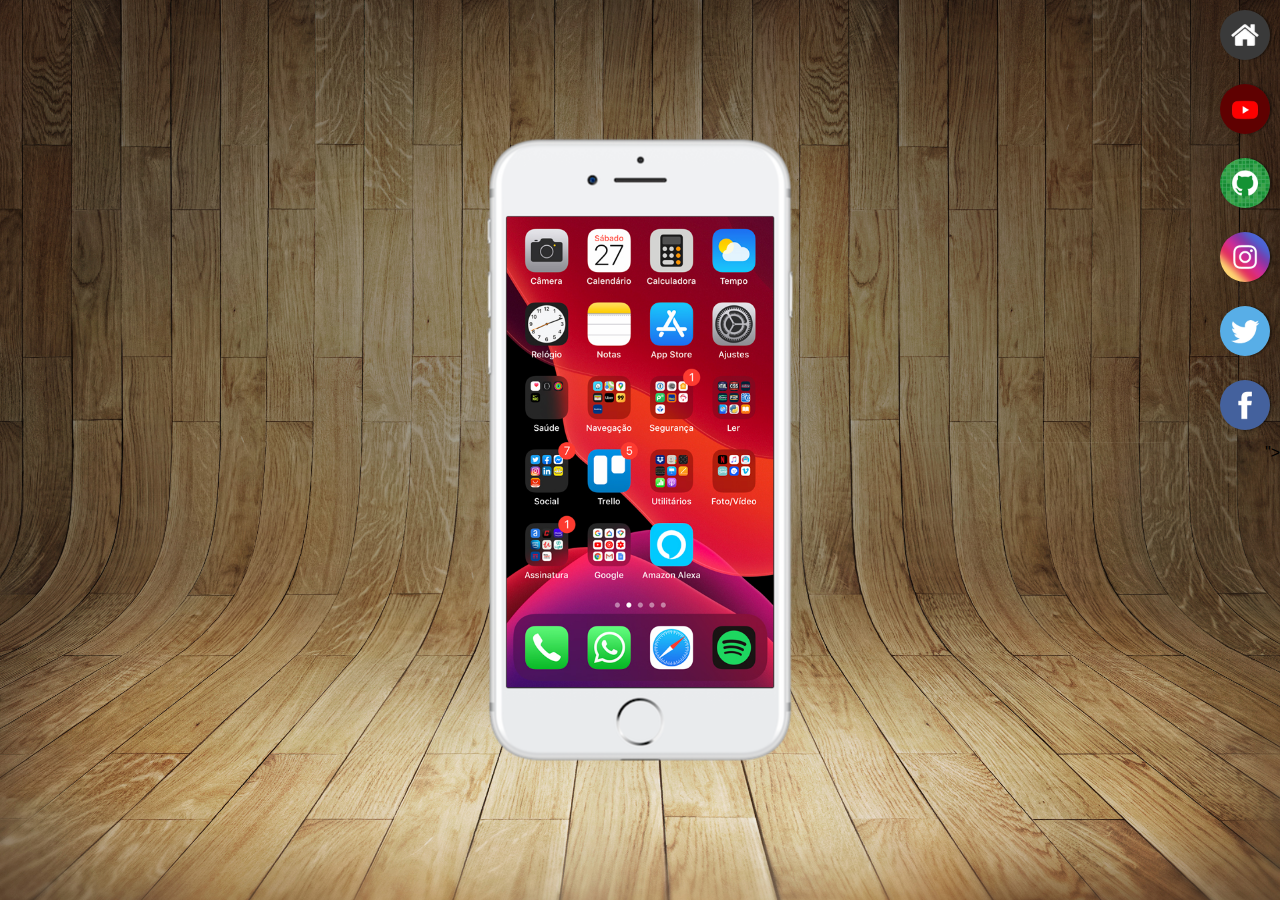
<file: index.html>
<!DOCTYPE html>
<html lang="pt-br">
<head>
    <meta charset="UTF-8">
    <meta http-equiv="X-UA-Compatible" content="IE=edge">
    <meta name="viewport" content="width=device-width, initial-scale=1.0">
    <link rel="shortcut icon" href="favicon.ico" type="image/x-icon">
    <link rel="stylesheet" href="estilos/style.css">
    <title>Projeto Redes Sociais</title>
</head>
<body>
    <main>
        <section id="telefone">
         <iframe src="home.html" name="tela" id="tela" frameborder="0">
            seu aparelho não é compatível com isso.
         </iframe>
        </section>
        <section id="redes">
            <a href="home.html" target="tela"> <img src="imagens/logo-home.jpg" alt="Home"></a> <br>
            <a href="youtube.html" target="tela"> <img src="imagens/logo-youtube.jpg" alt="YouTube"></a> <br>
            <a href="github.html" target="tela"><img src="imagens/logo-github.jpg" alt="GitHub"></a> <br>
            <a href="instagram.html" target="tela"> <img src="imagens/logo-instagram.jpg" alt="Instagra"></a> <br>
            <a href="twitter.html" target="tela"> <img src="imagens/logo-twitter.jpg" alt="Twitter"></a> <br>
            <a href="facebook.html" target="tela"><img src="imagens/logo-facebook.jpg" alt="Facebook"></a> <br>
"></a>
        </section>
    </main>
</body>
</html>
</file>
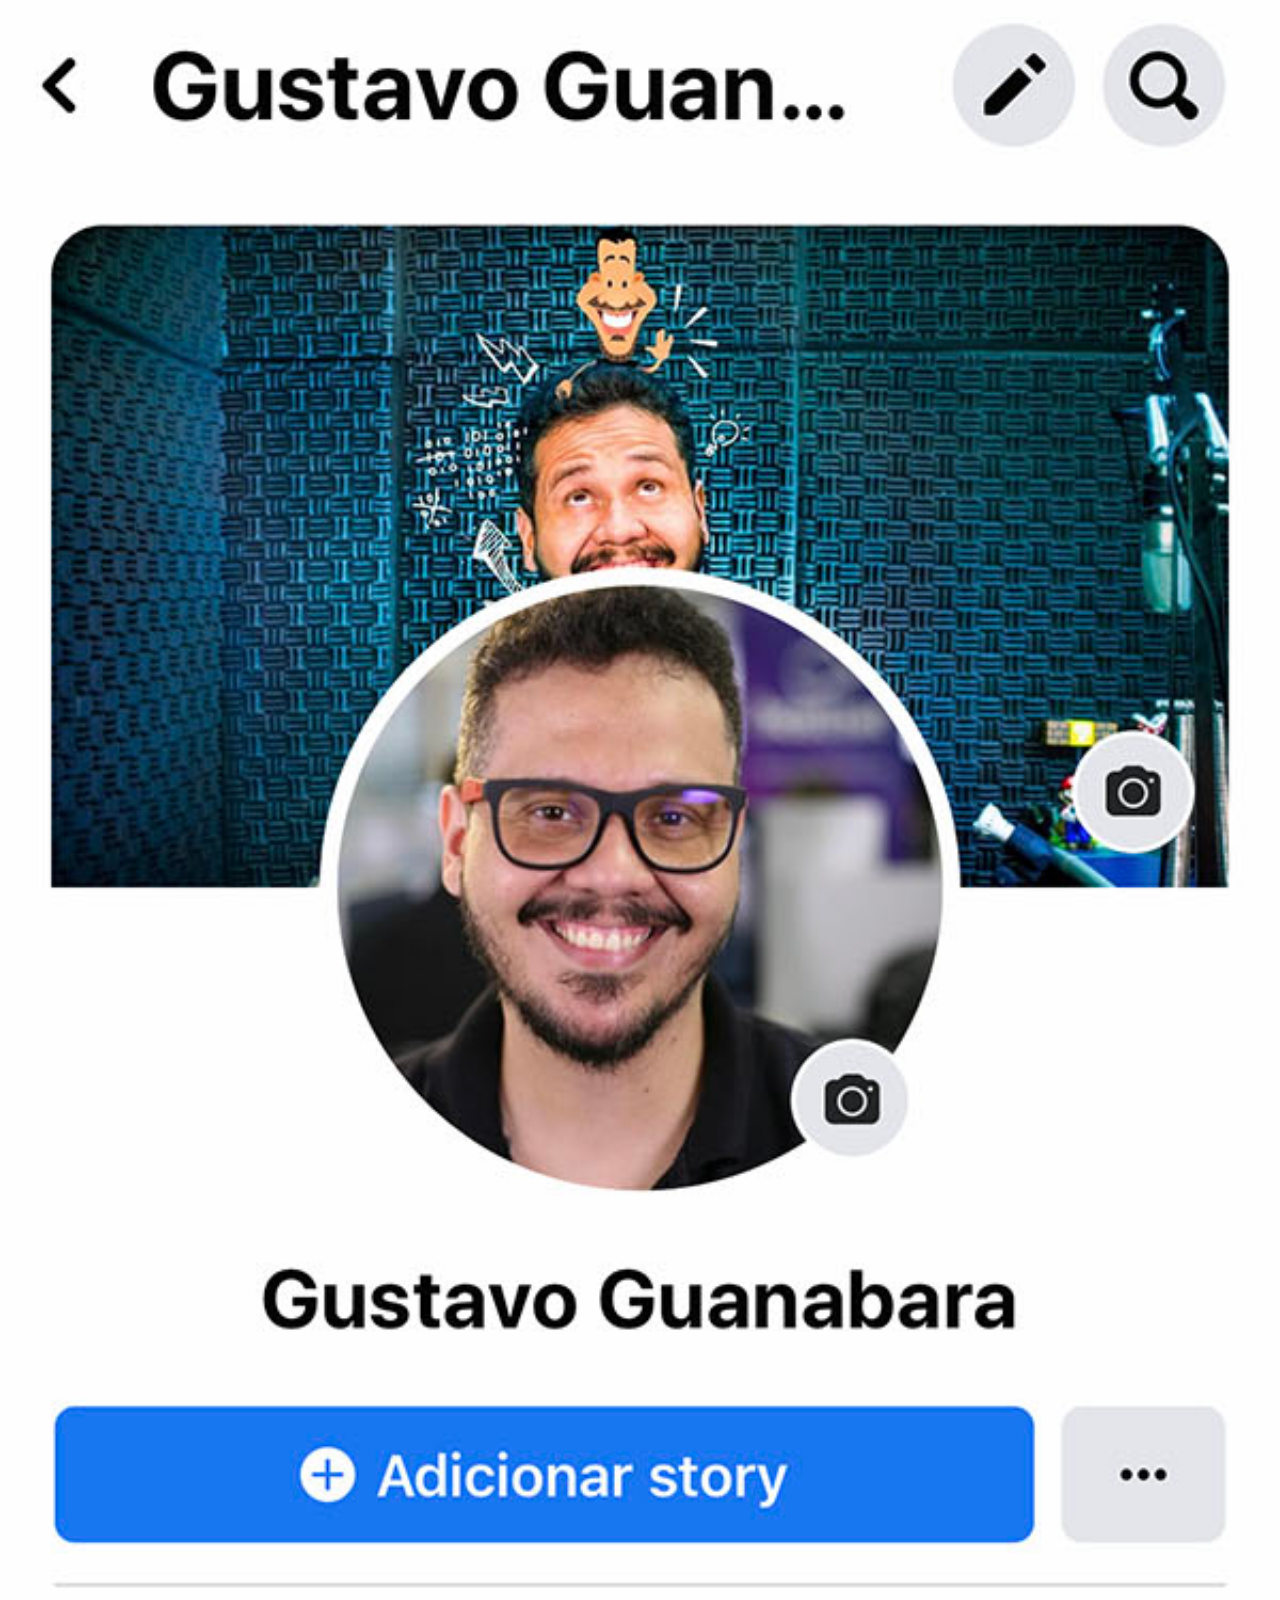
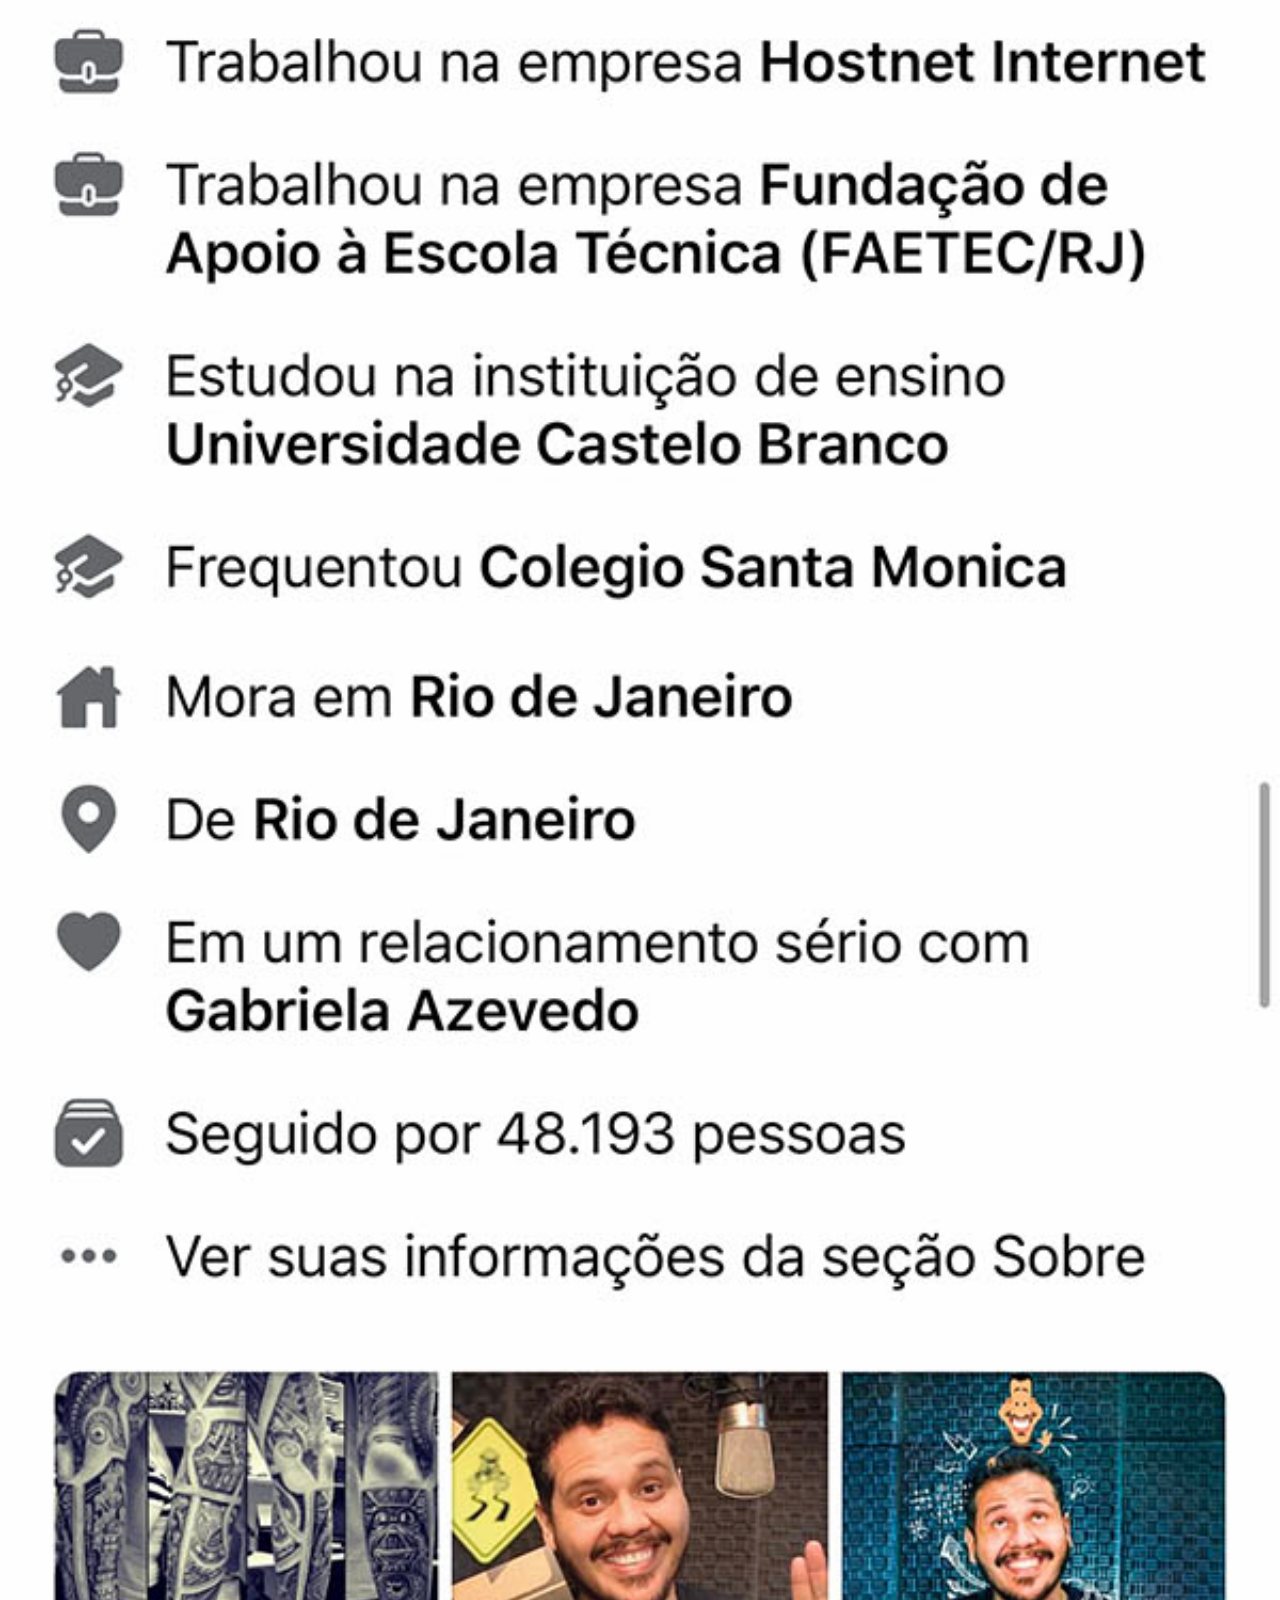
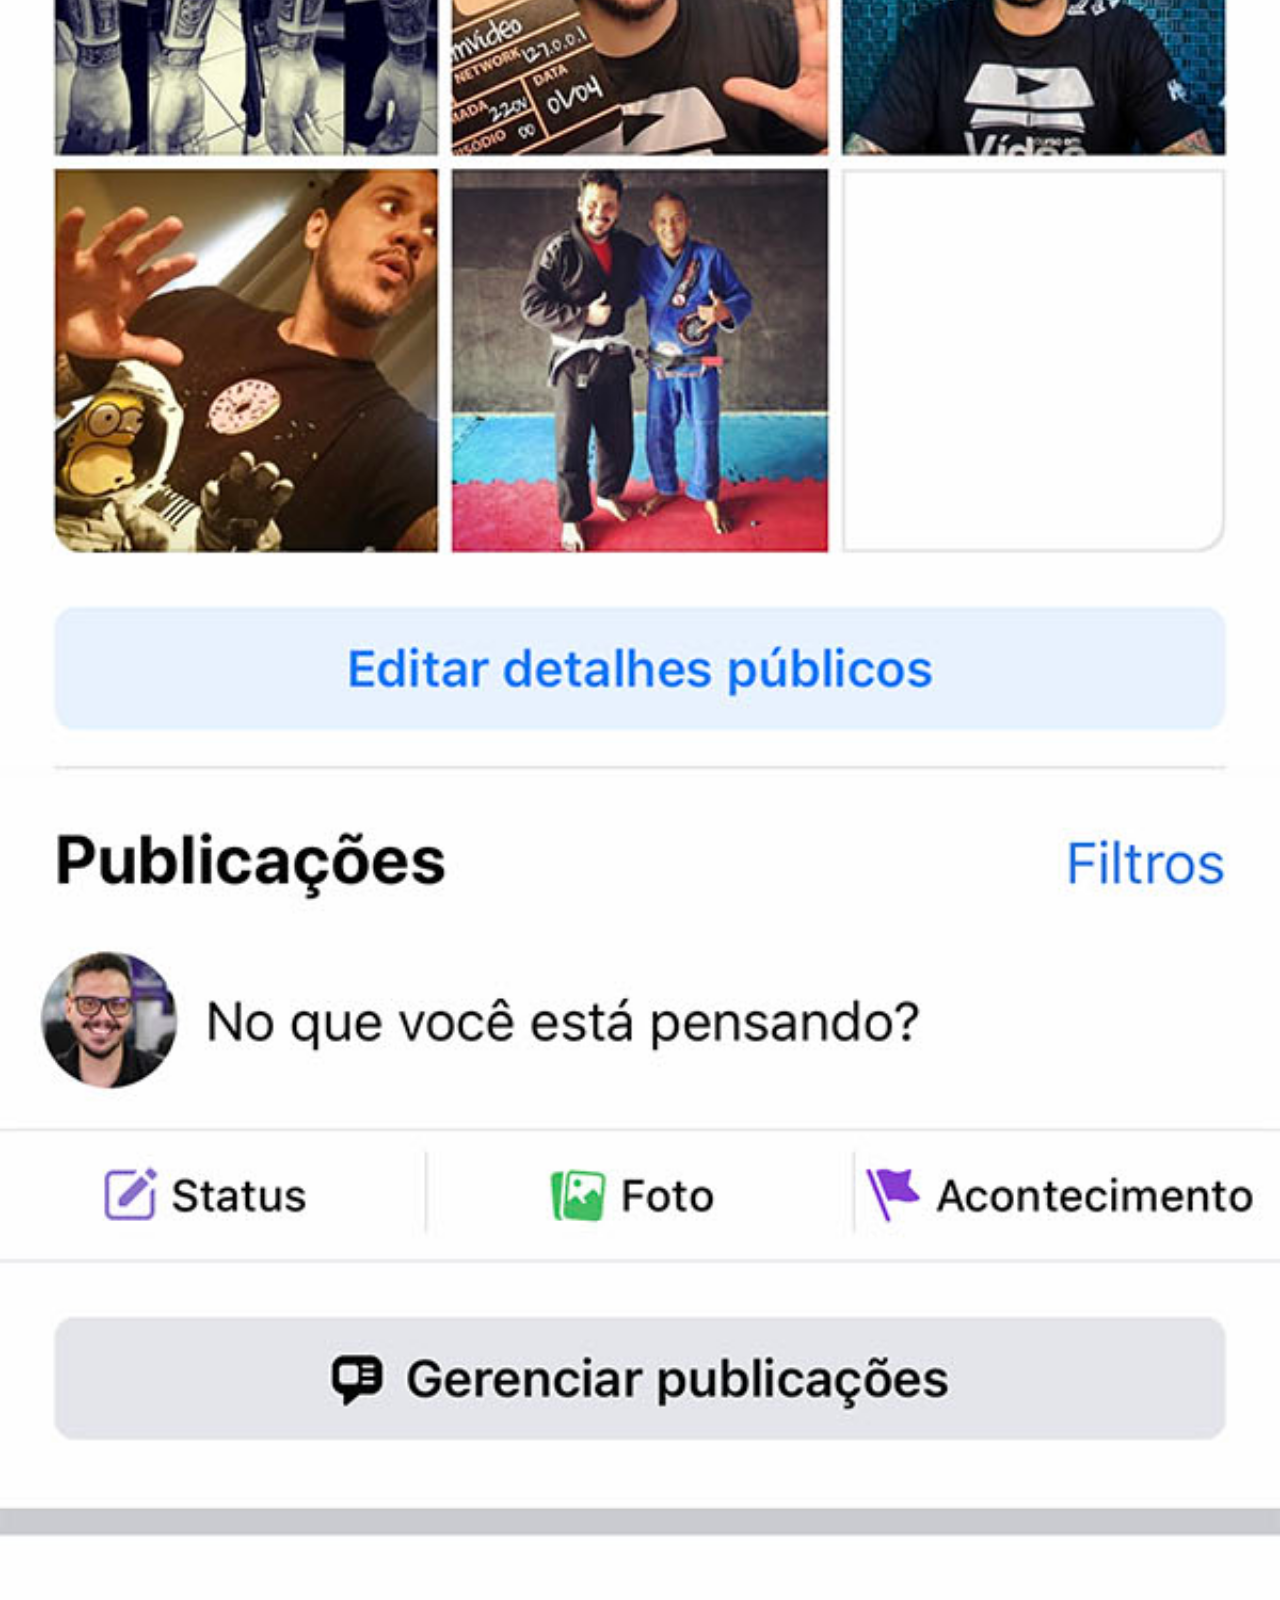
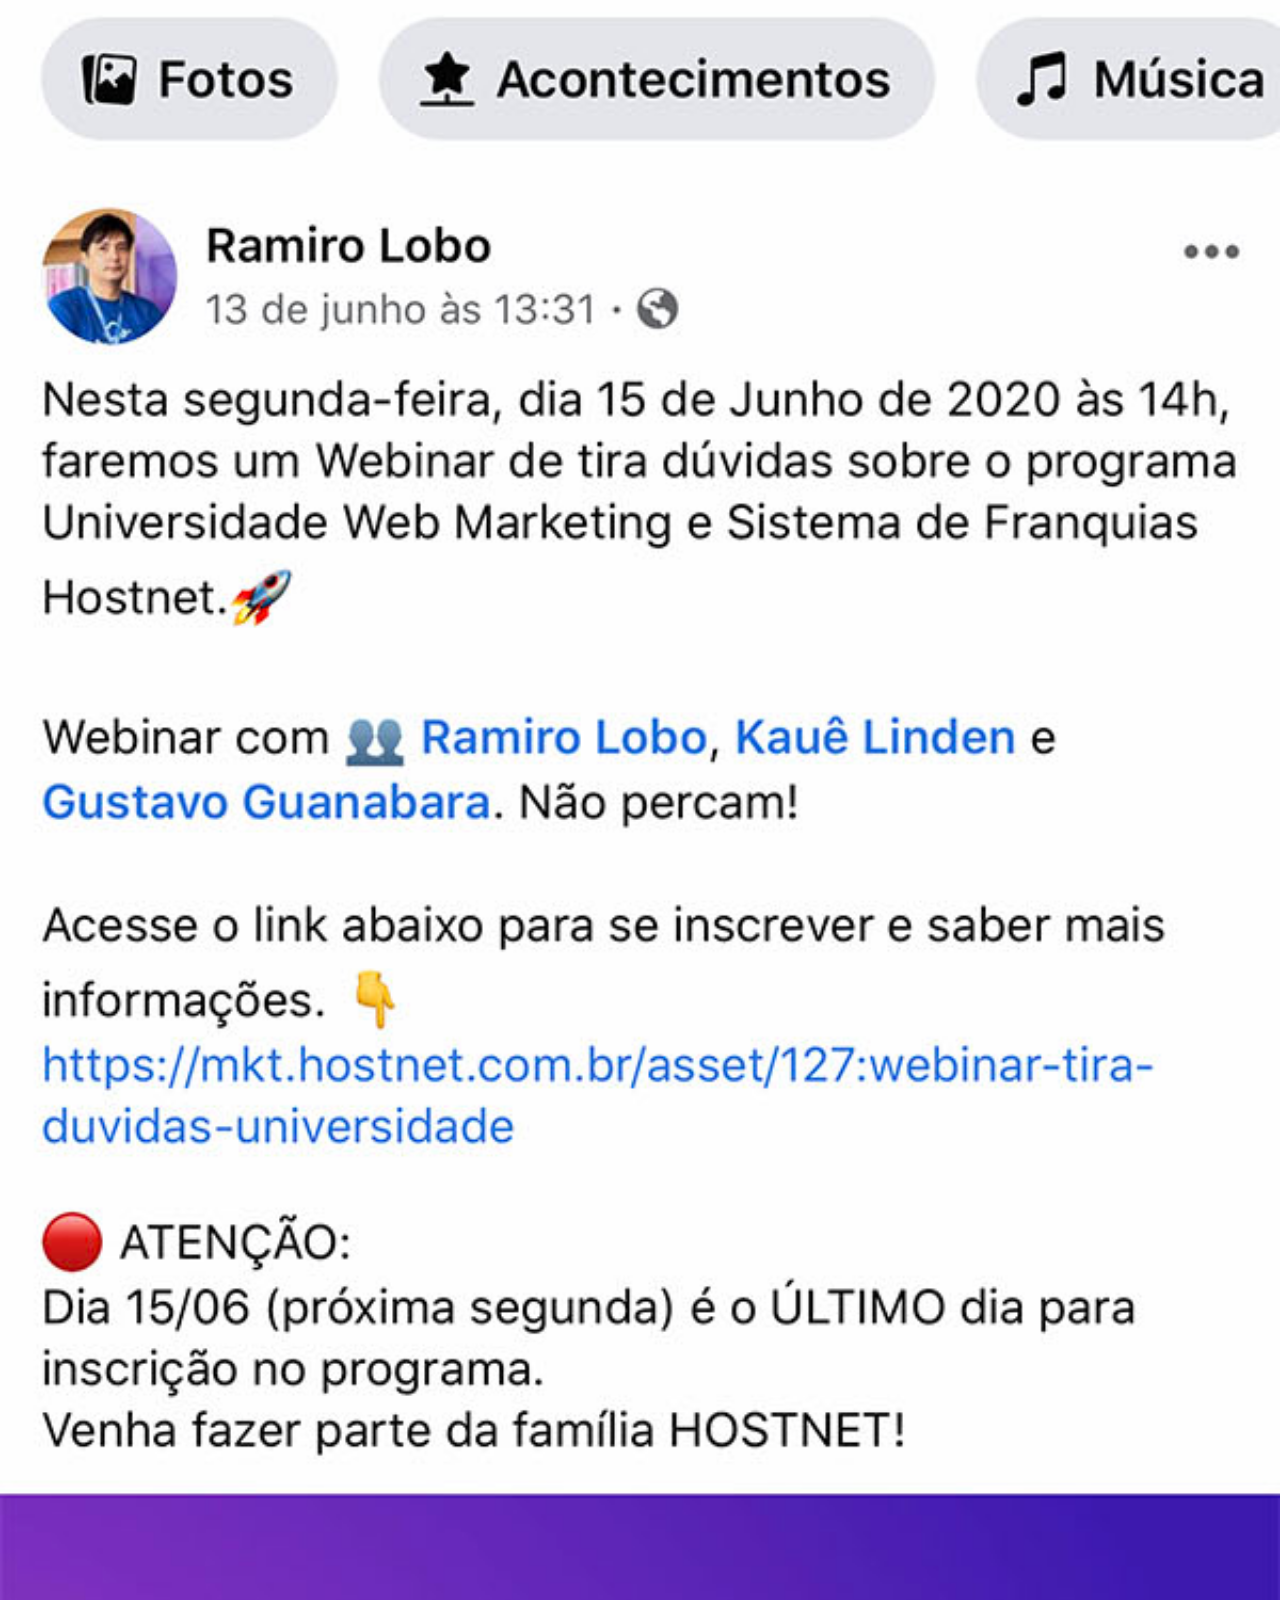
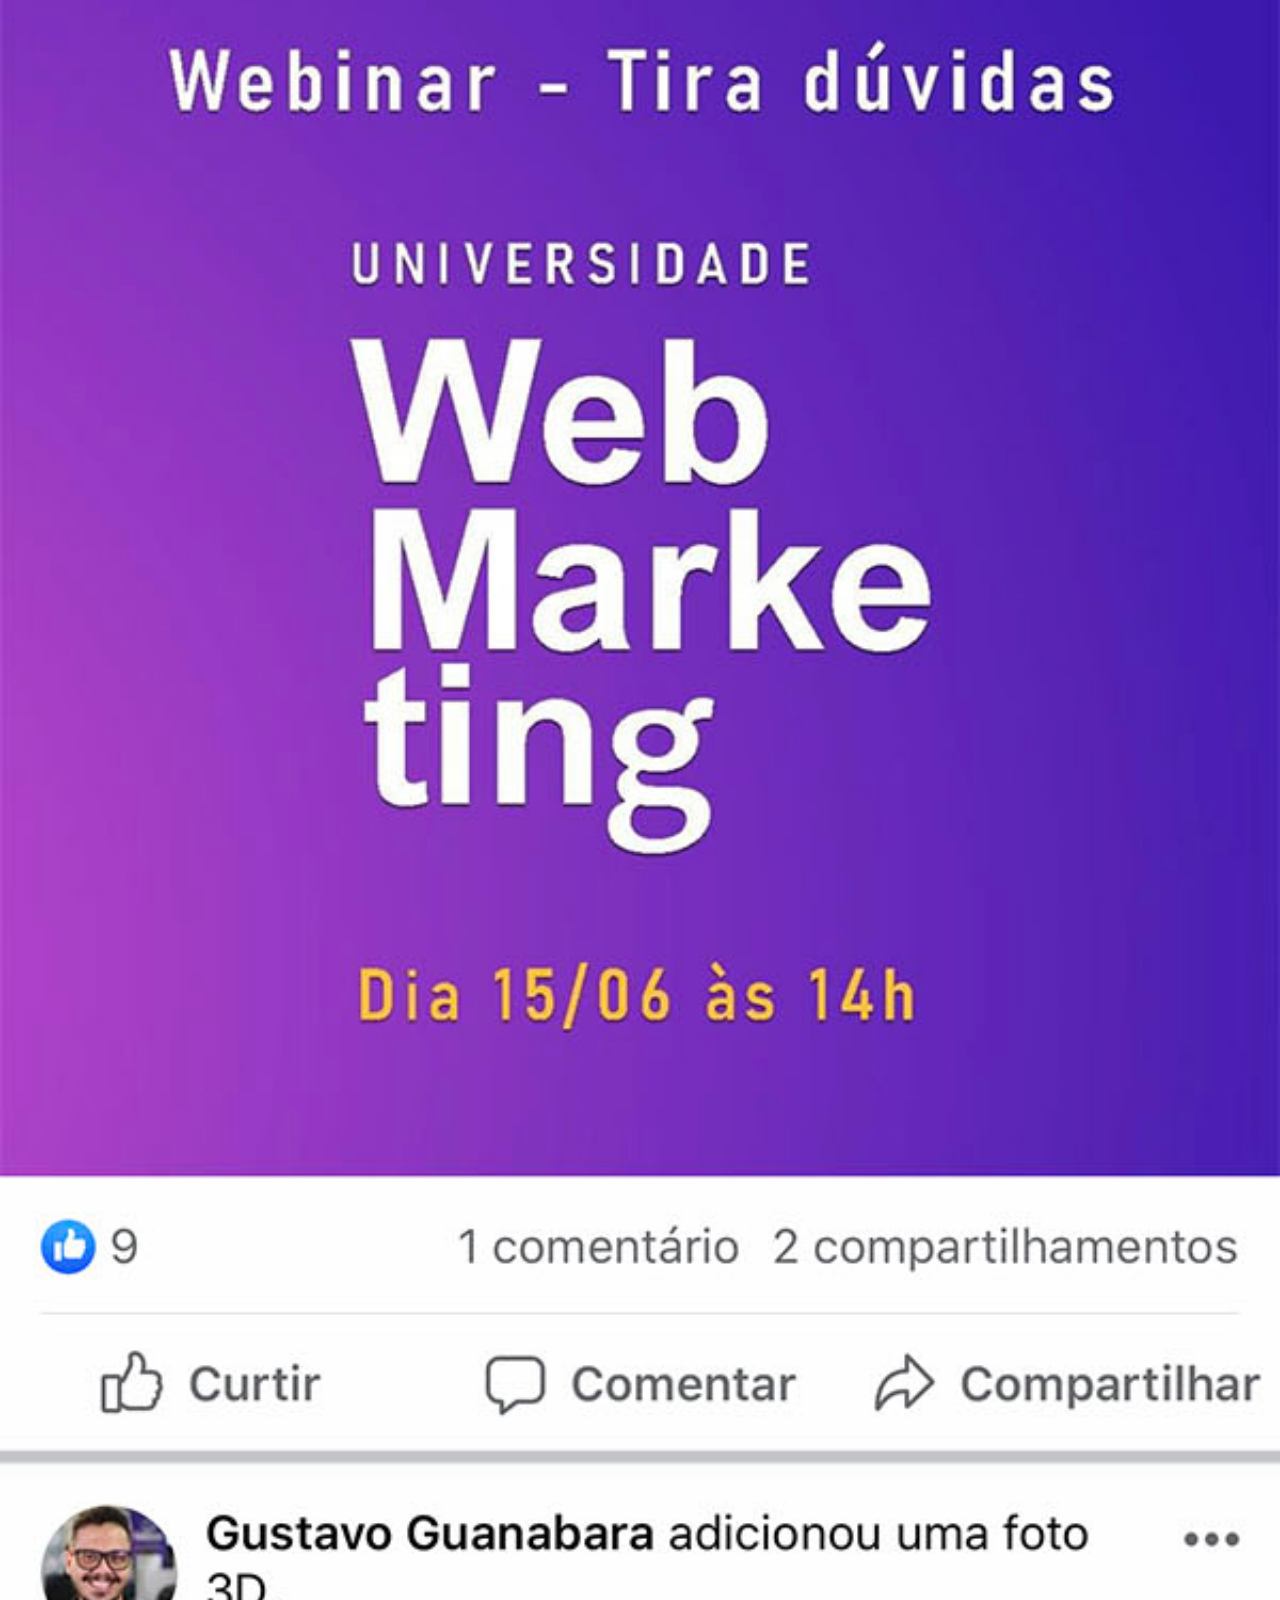
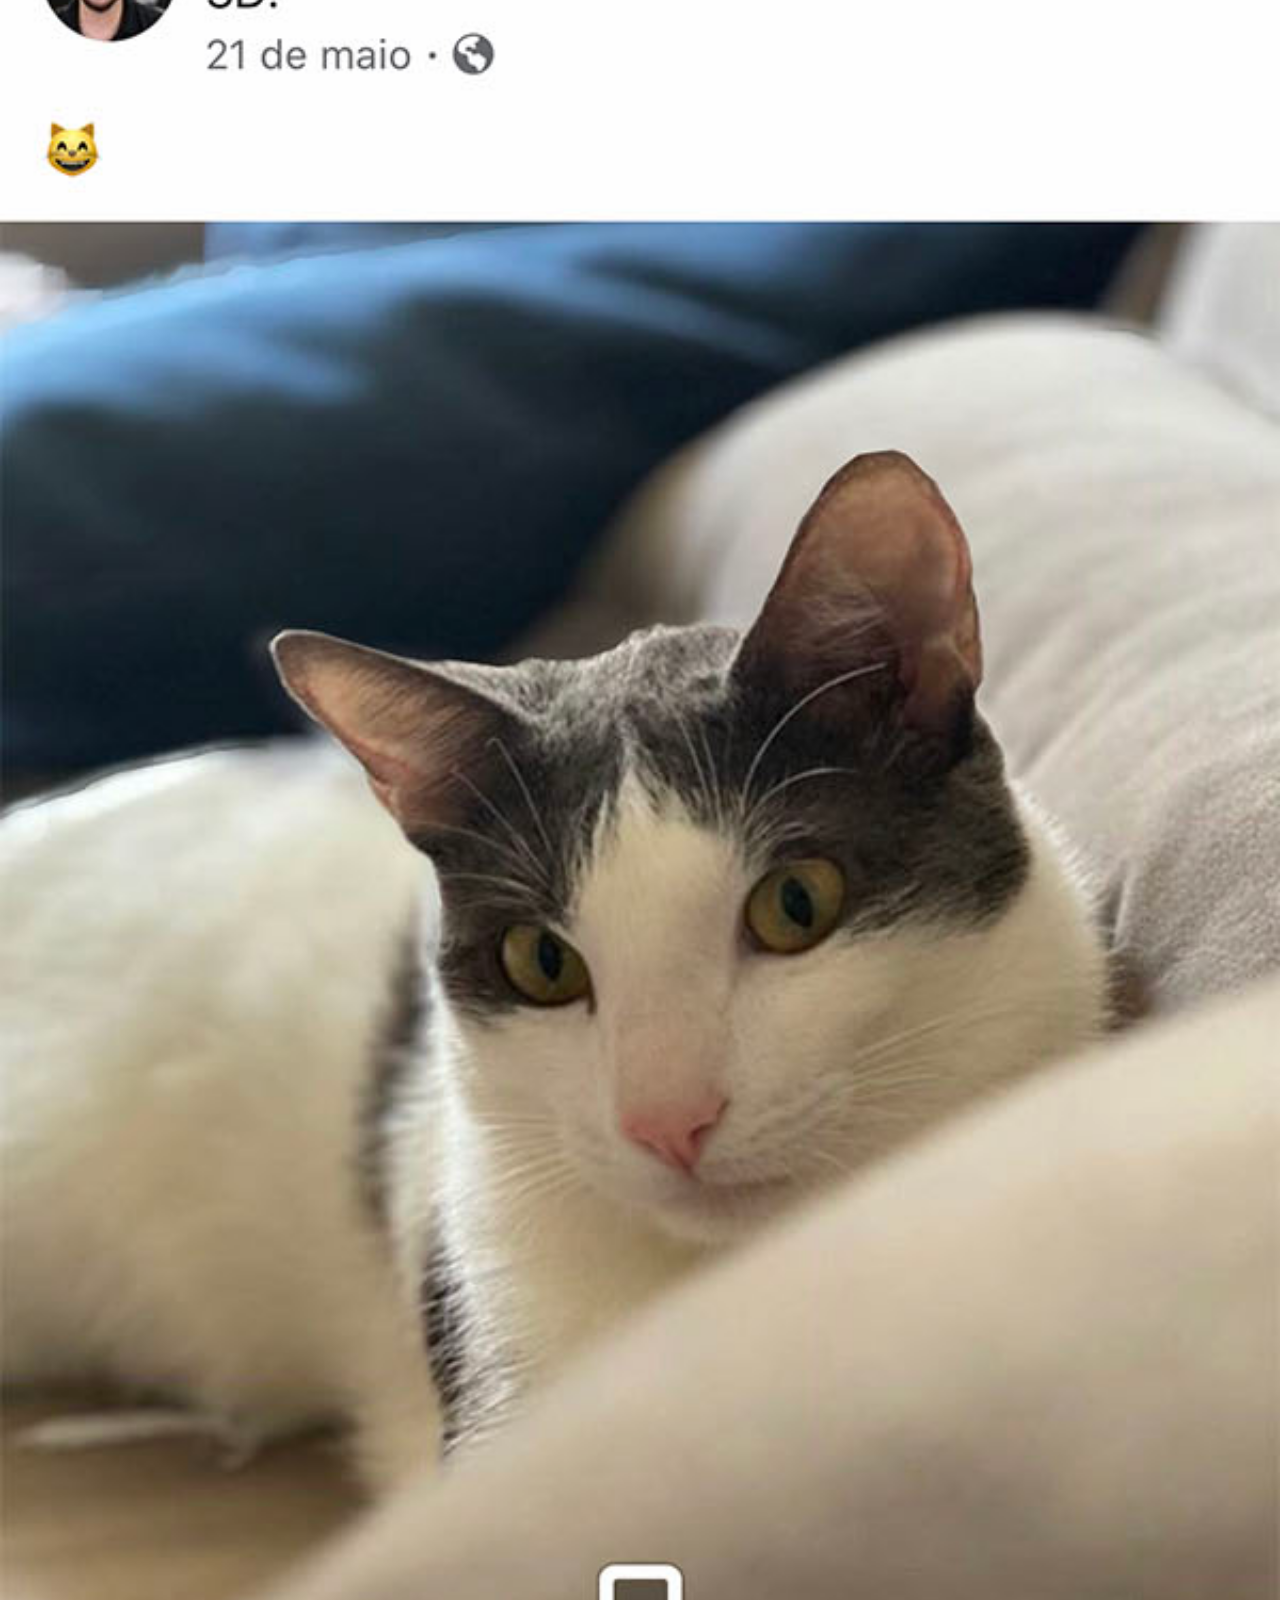
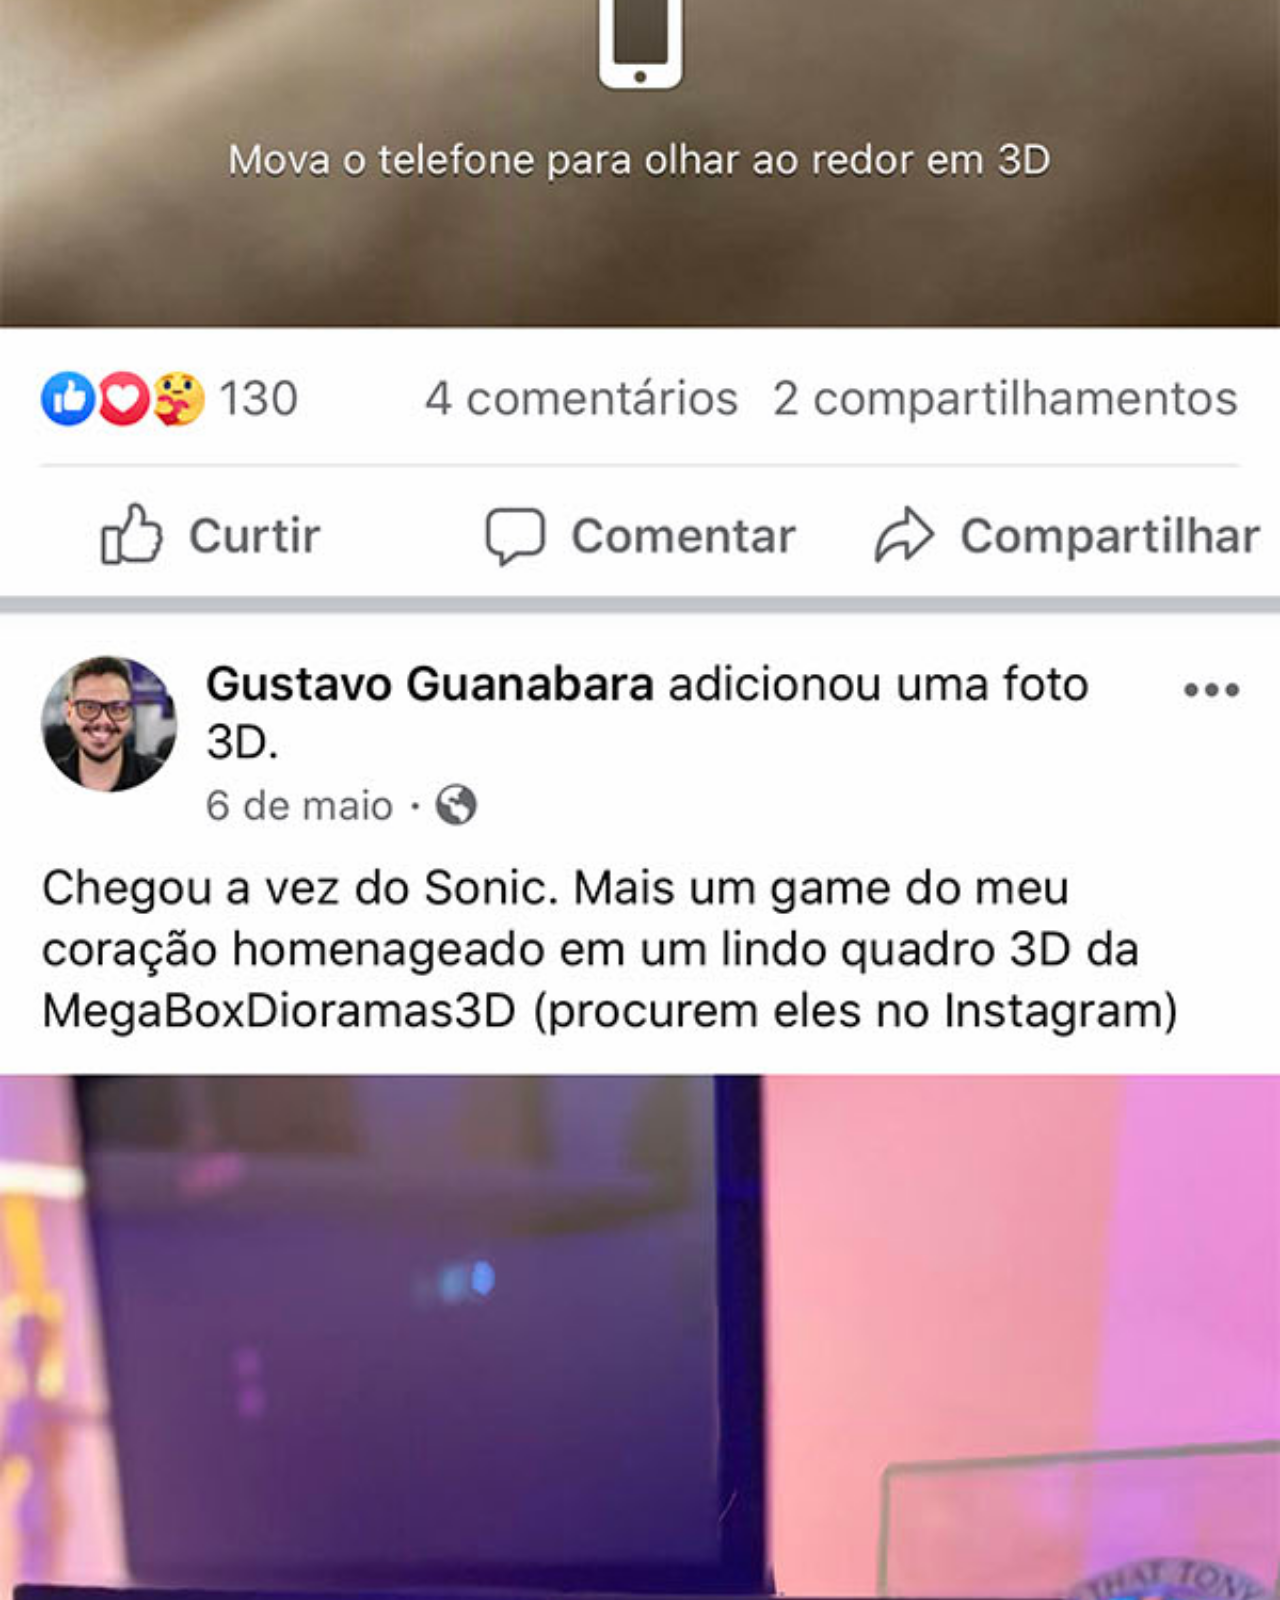
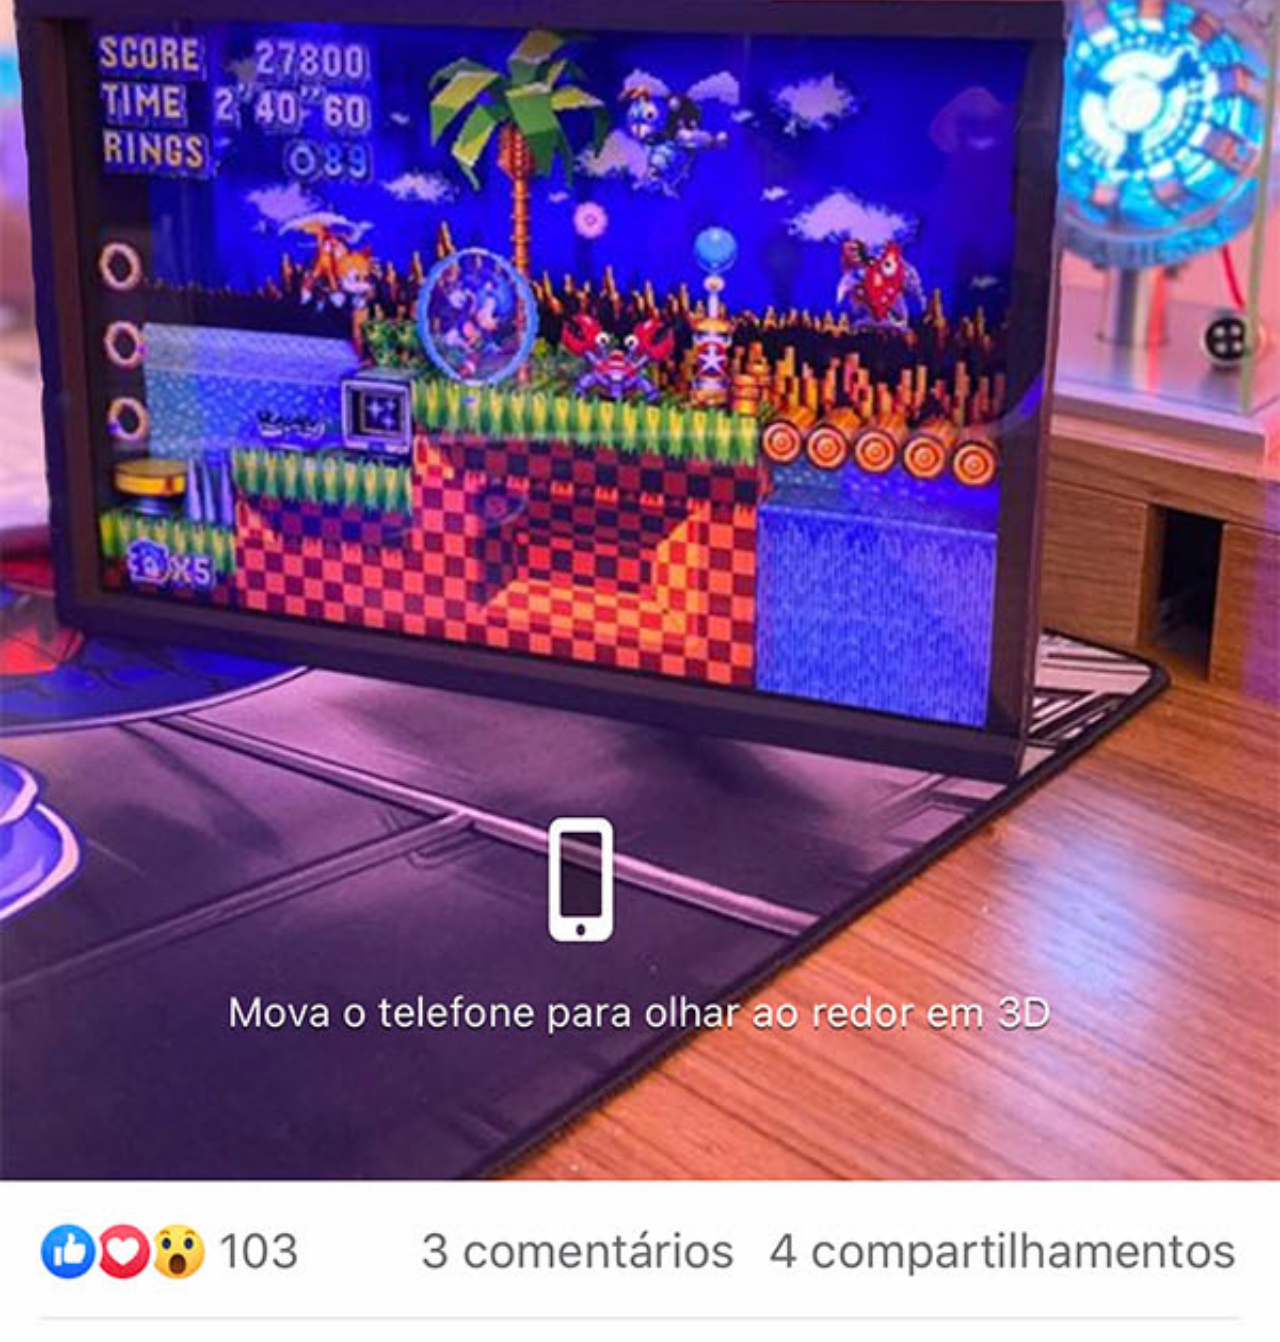
<file: facebook.html>
<!DOCTYPE html>
<html lang="pt-br">
<head>
    <meta charset="UTF-8">
    <meta http-equiv="X-UA-Compatible" content="IE=edge">
    <meta name="viewport" content="width=device-width, initial-scale=1.0">
    <title>Document</title>
    <link rel="stylesheet" href="estilos/social.css">
</head>
<body>
    <img src="imagens/tela-facebook.jpg" alt="">
</body>
</html>
</file>
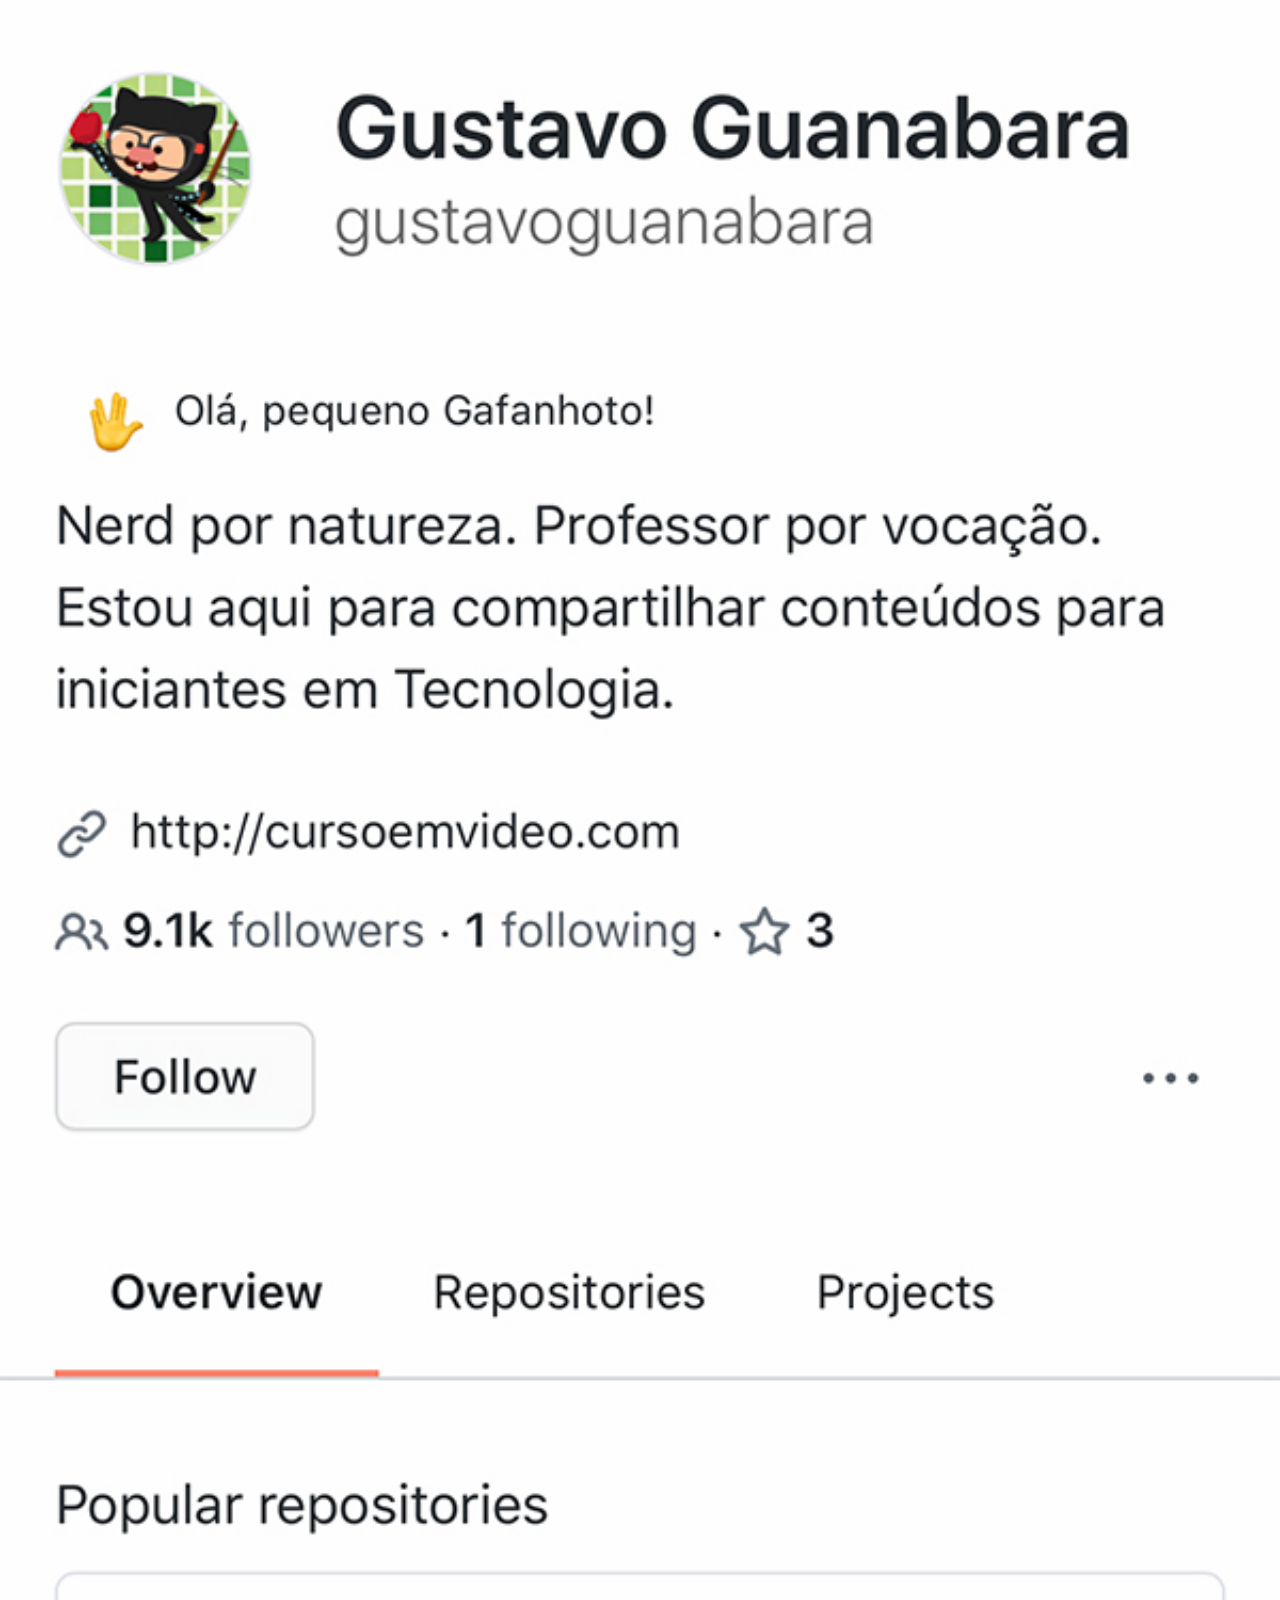
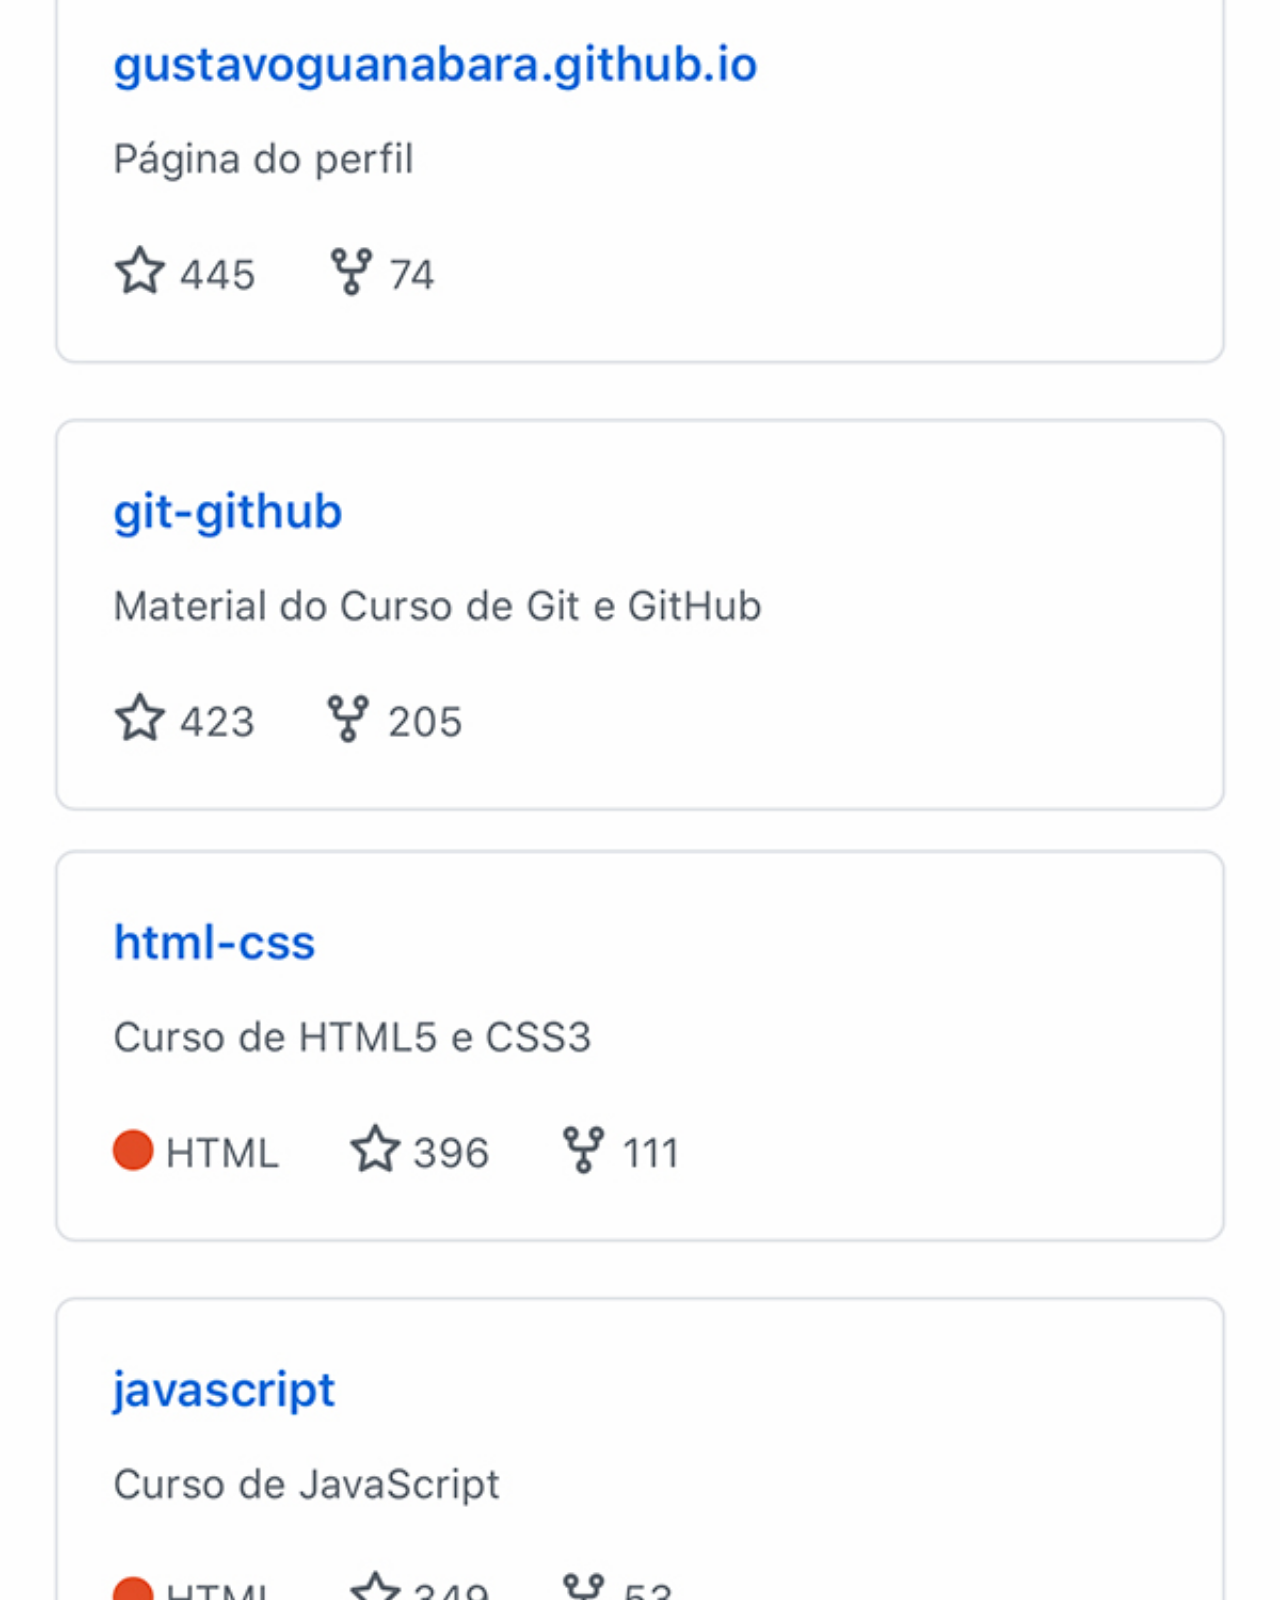
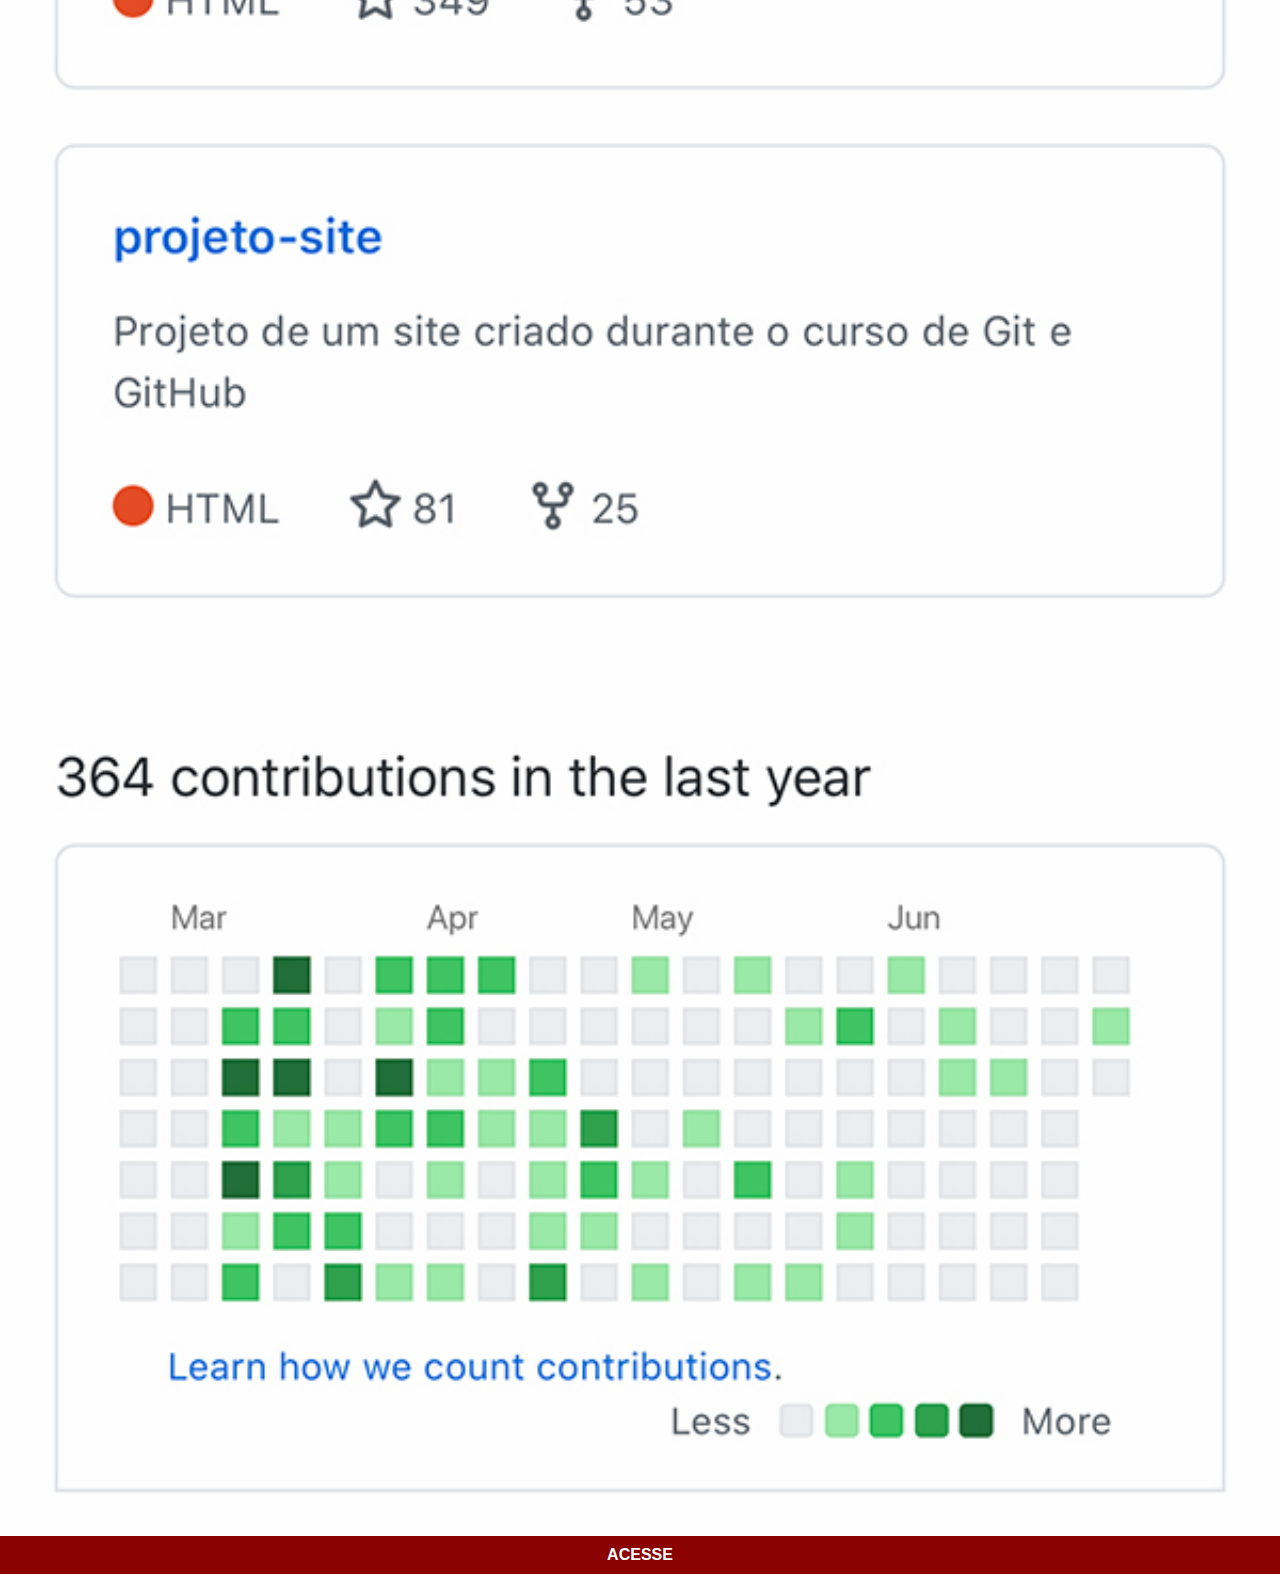
<file: github.html>
<!DOCTYPE html>
<html lang="en">
<head>
    <meta charset="UTF-8">
    <meta http-equiv="X-UA-Compatible" content="IE=edge">
    <meta name="viewport" content="width=device-width, initial-scale=1.0">
    <title>Document</title>
    <link rel="stylesheet" href="estilos/social.css">
</head>
<body>
    <img src="imagens/tela-github.jpg" alt="GitHub">
    <a href="https://github.com/gustavoguanabara" target="_blank">ACESSE</a>
</body>
</html>
</file>
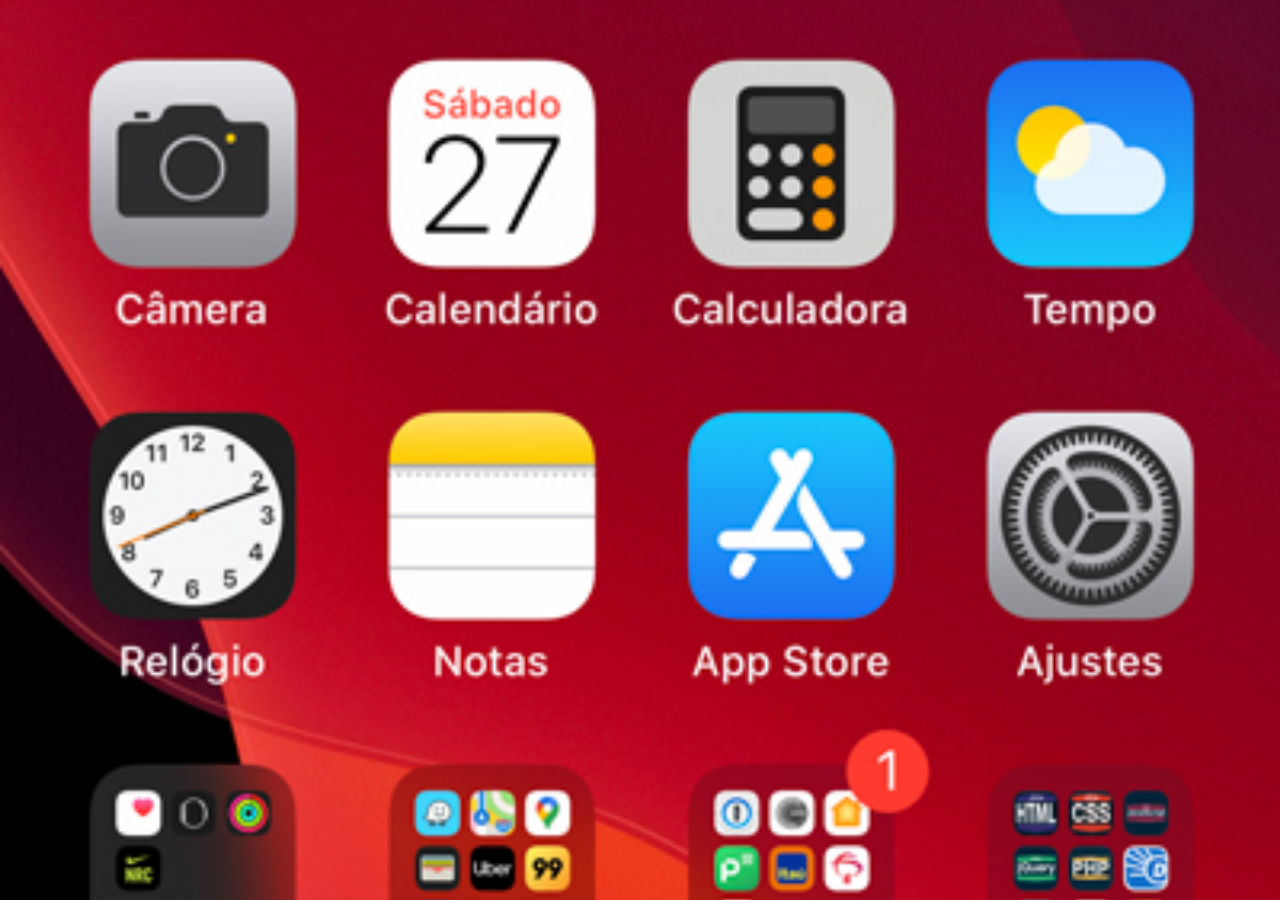
<file: home.html>
<!DOCTYPE html>
<html lang="pt-br">
<head>
    <meta charset="UTF-8">
    <meta http-equiv="X-UA-Compatible" content="IE=edge">
    <meta name="viewport" content="width=device-width, initial-scale=1.0">
    <title>Document</title>
    <style>
        * {
            margin: 0px;
            padding: 0px;
        }
        body{
            width: 100vw;
            height: 100vh;
            background: black url('imagens/tela-home.jpg') no-repeat top center;
            background-size: cover;
        }
    </style>
</head>
<body>
    
</body>
</html>
</file>
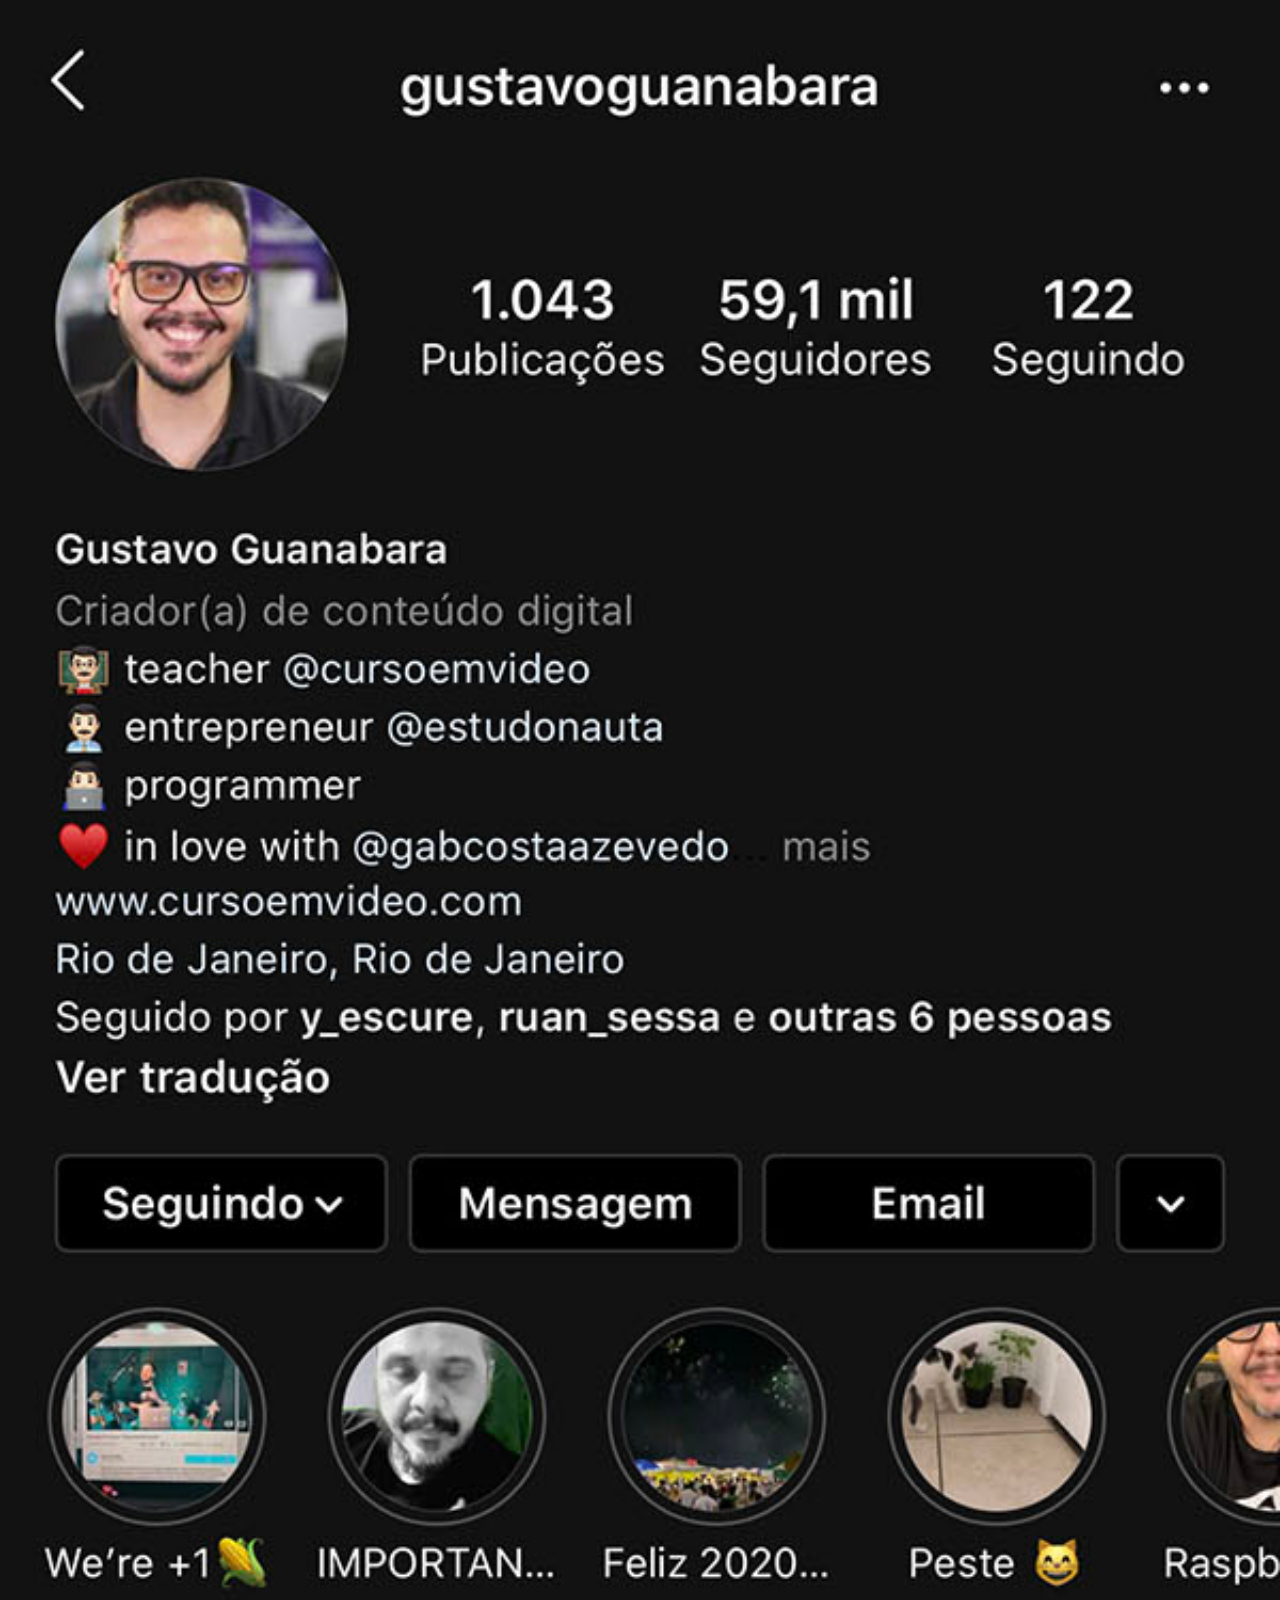
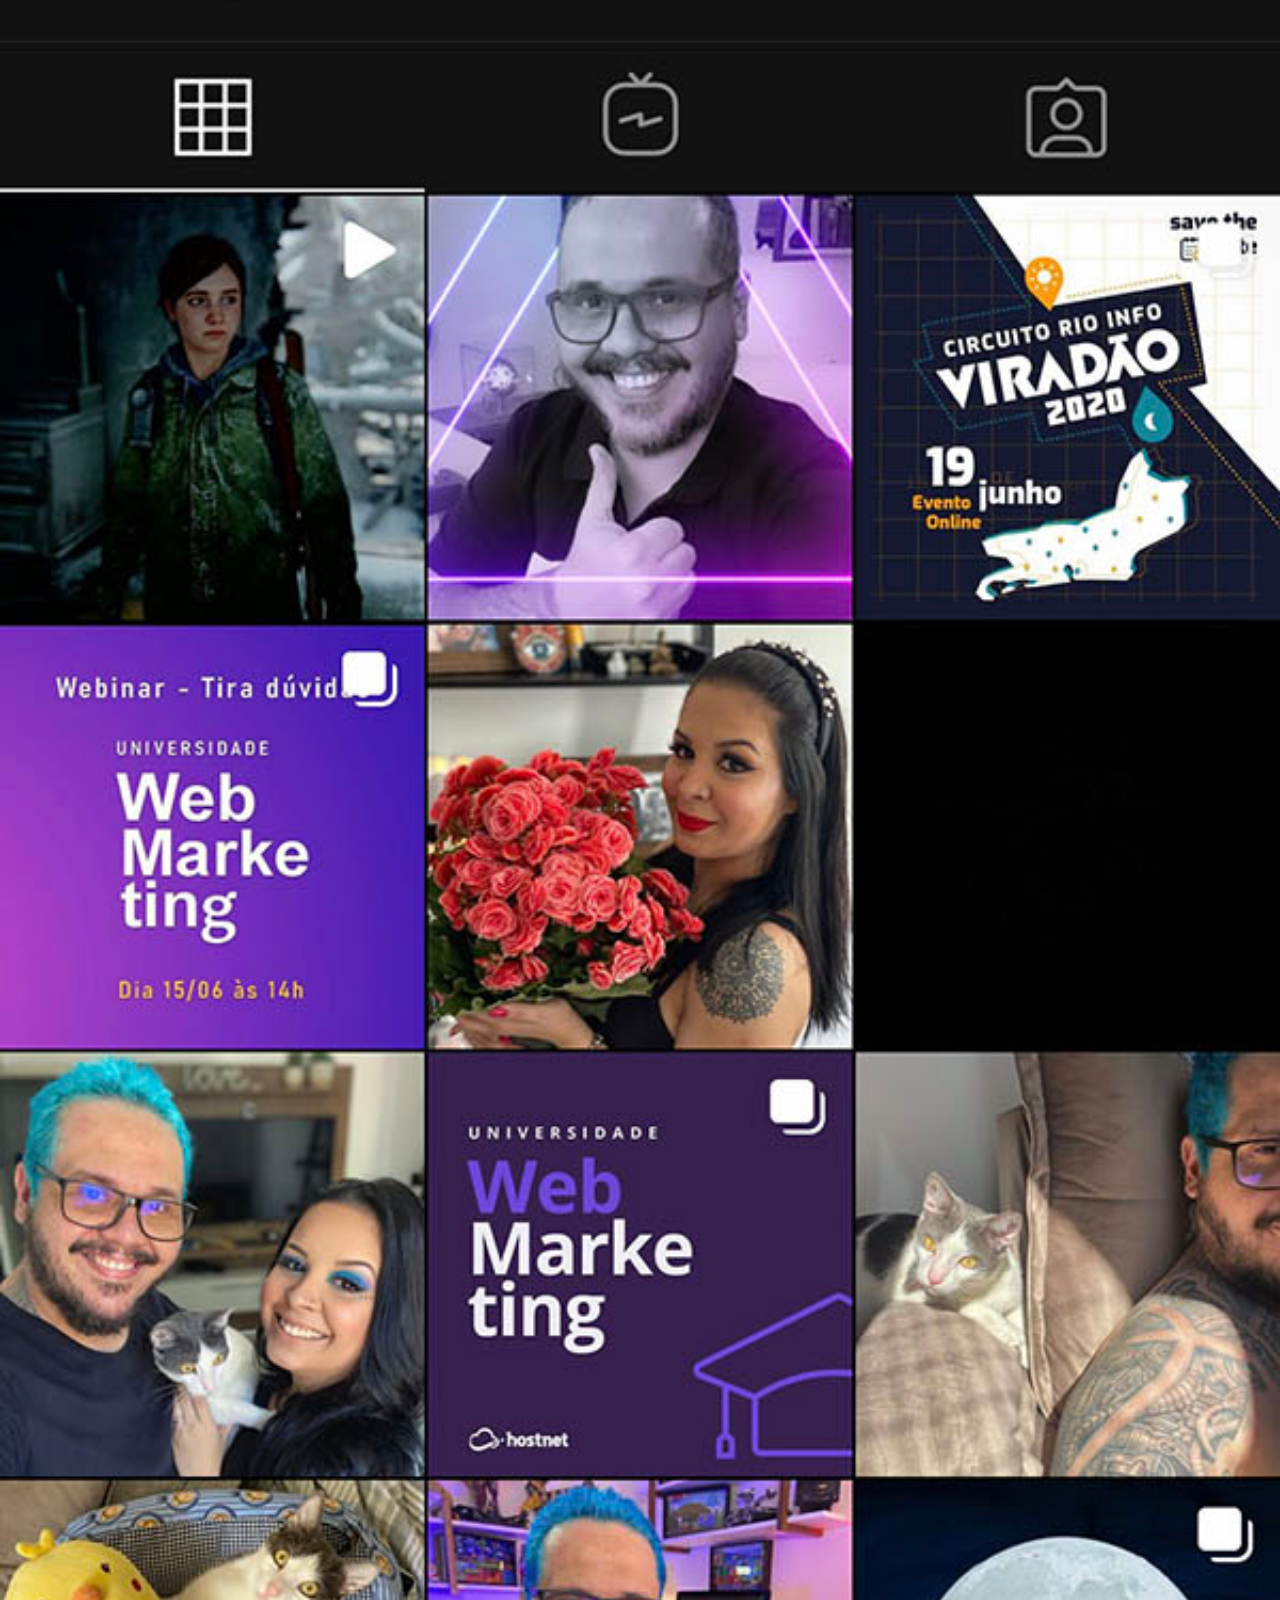
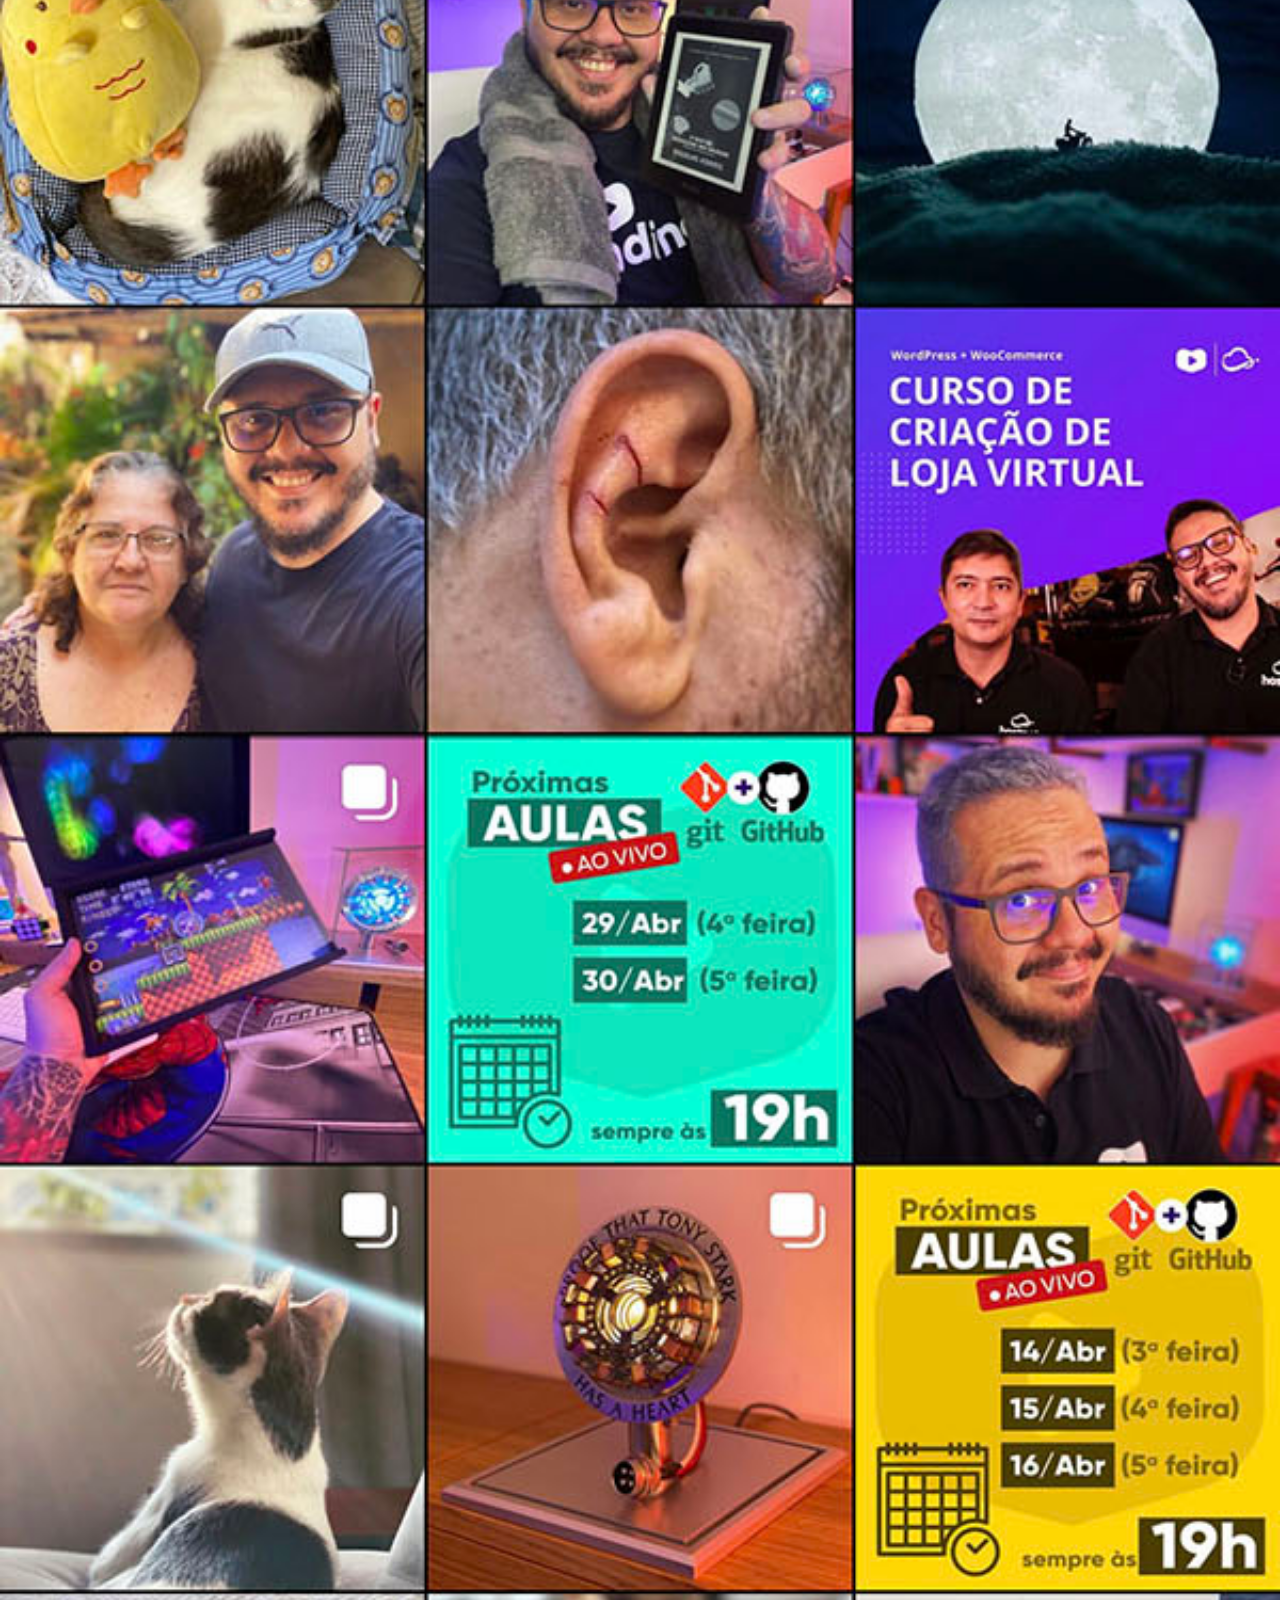
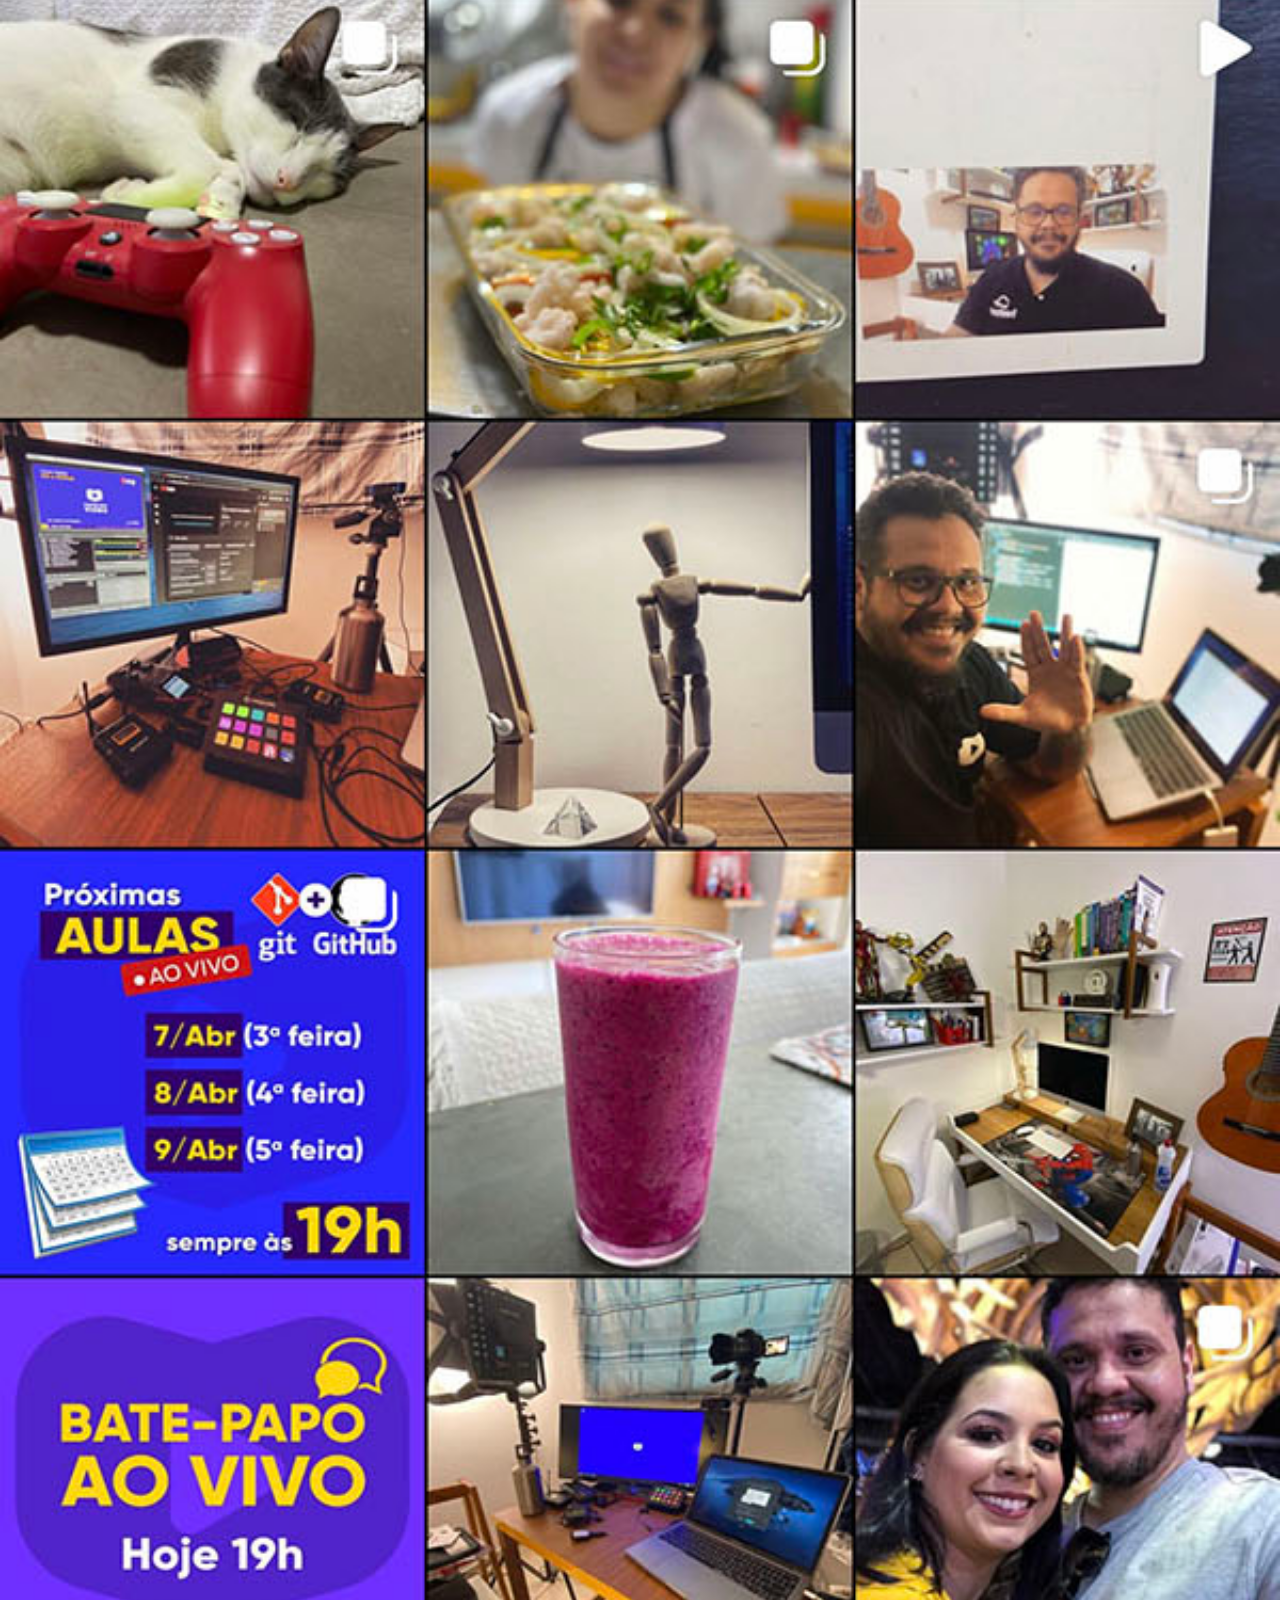
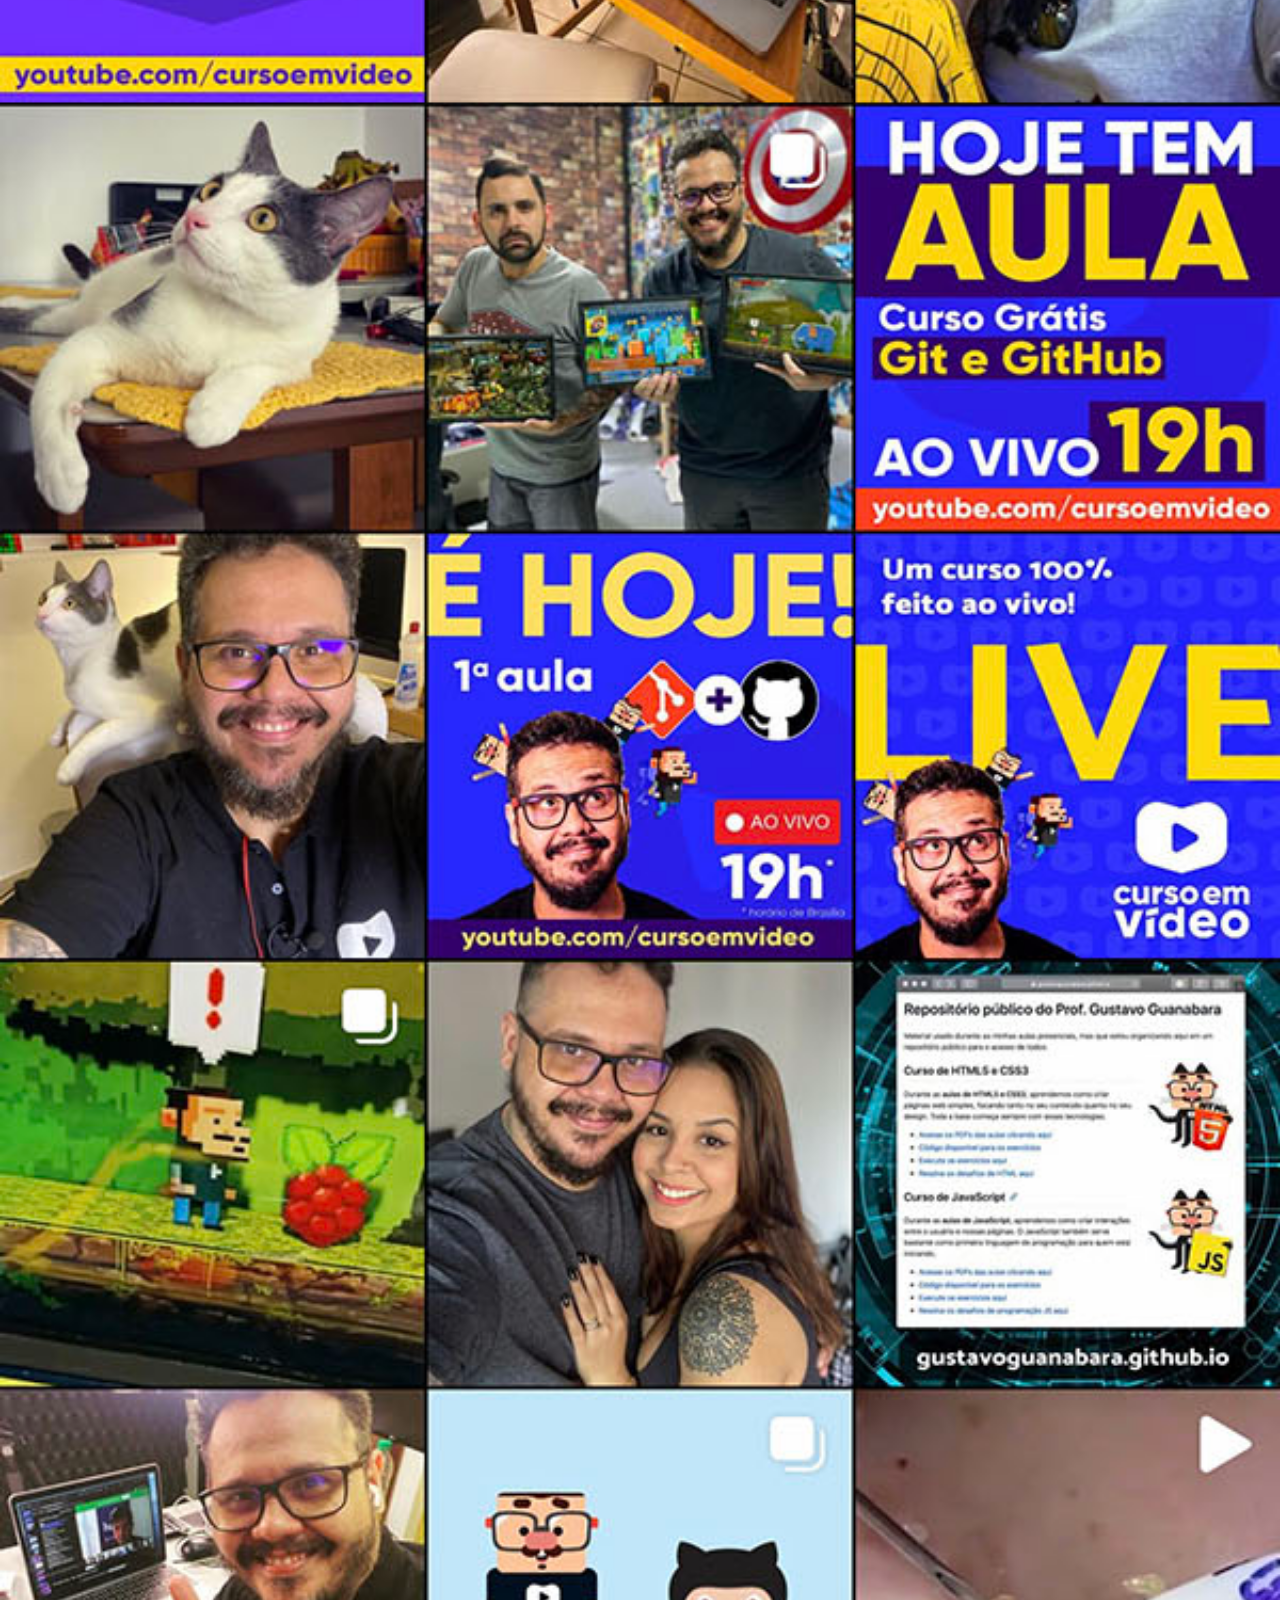
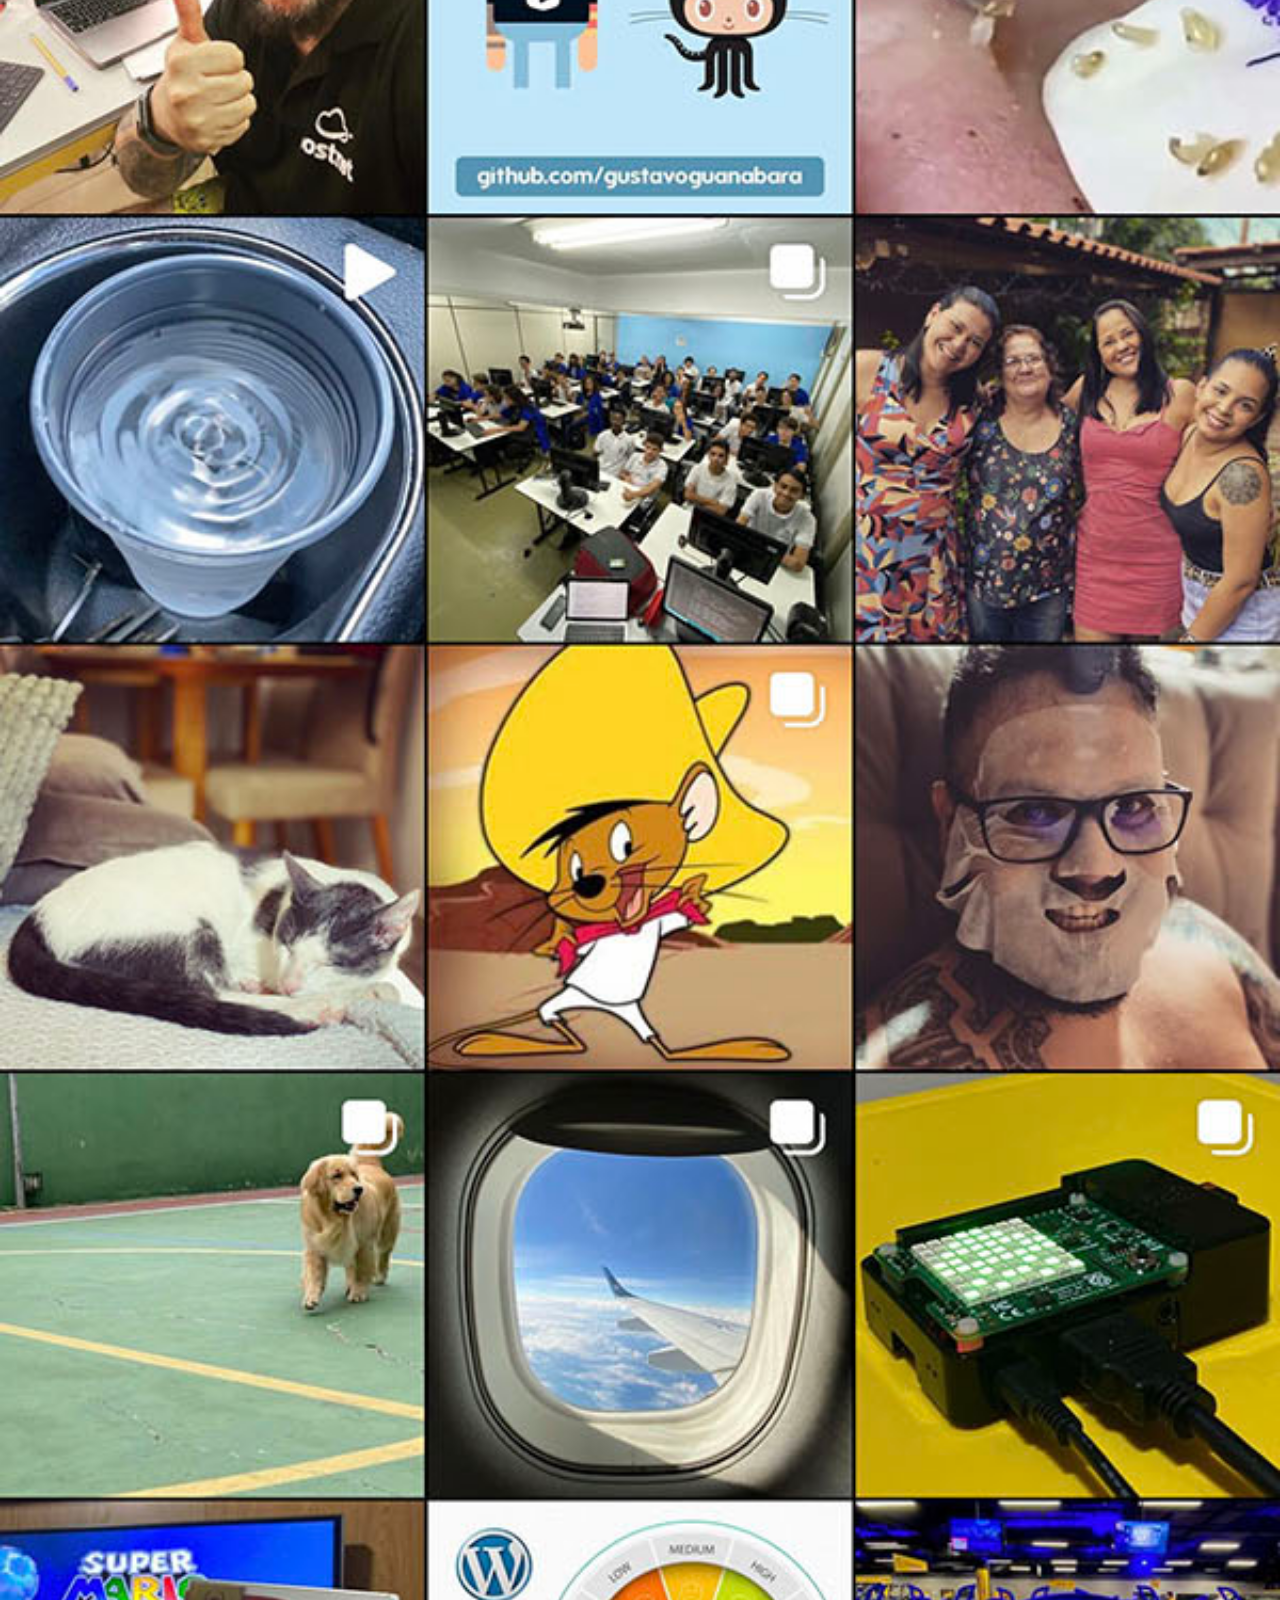
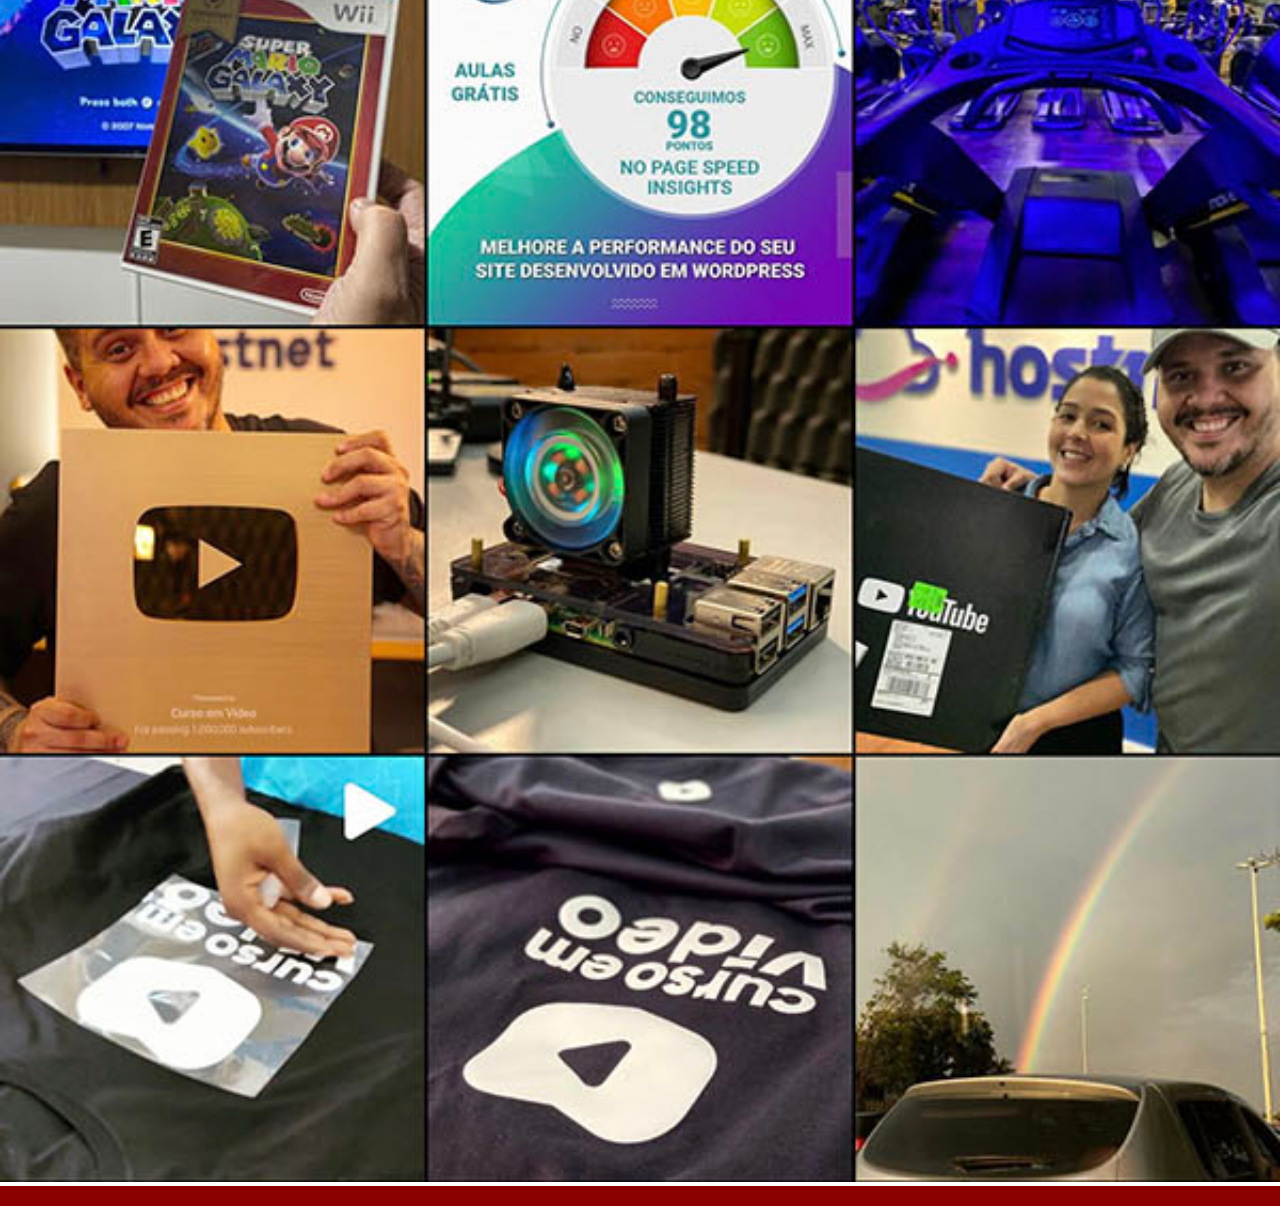
<file: instagram.html>
<!DOCTYPE html>
<html lang="pt-br">
<head>
    <meta charset="UTF-8">
    <meta http-equiv="X-UA-Compatible" content="IE=edge">
    <meta name="viewport" content="width=device-width, initial-scale=1.0">
    <title>Document</title>
    <link rel="stylesheet" href="estilos/social.css">
</head>
<body>
    <img src="imagens/tela-instagram.jpg" alt="Instagram">
    <a href="https://www.instagram.com/gustavoguanabara/" target="_blank"></a>
</body>
</html>
</file>
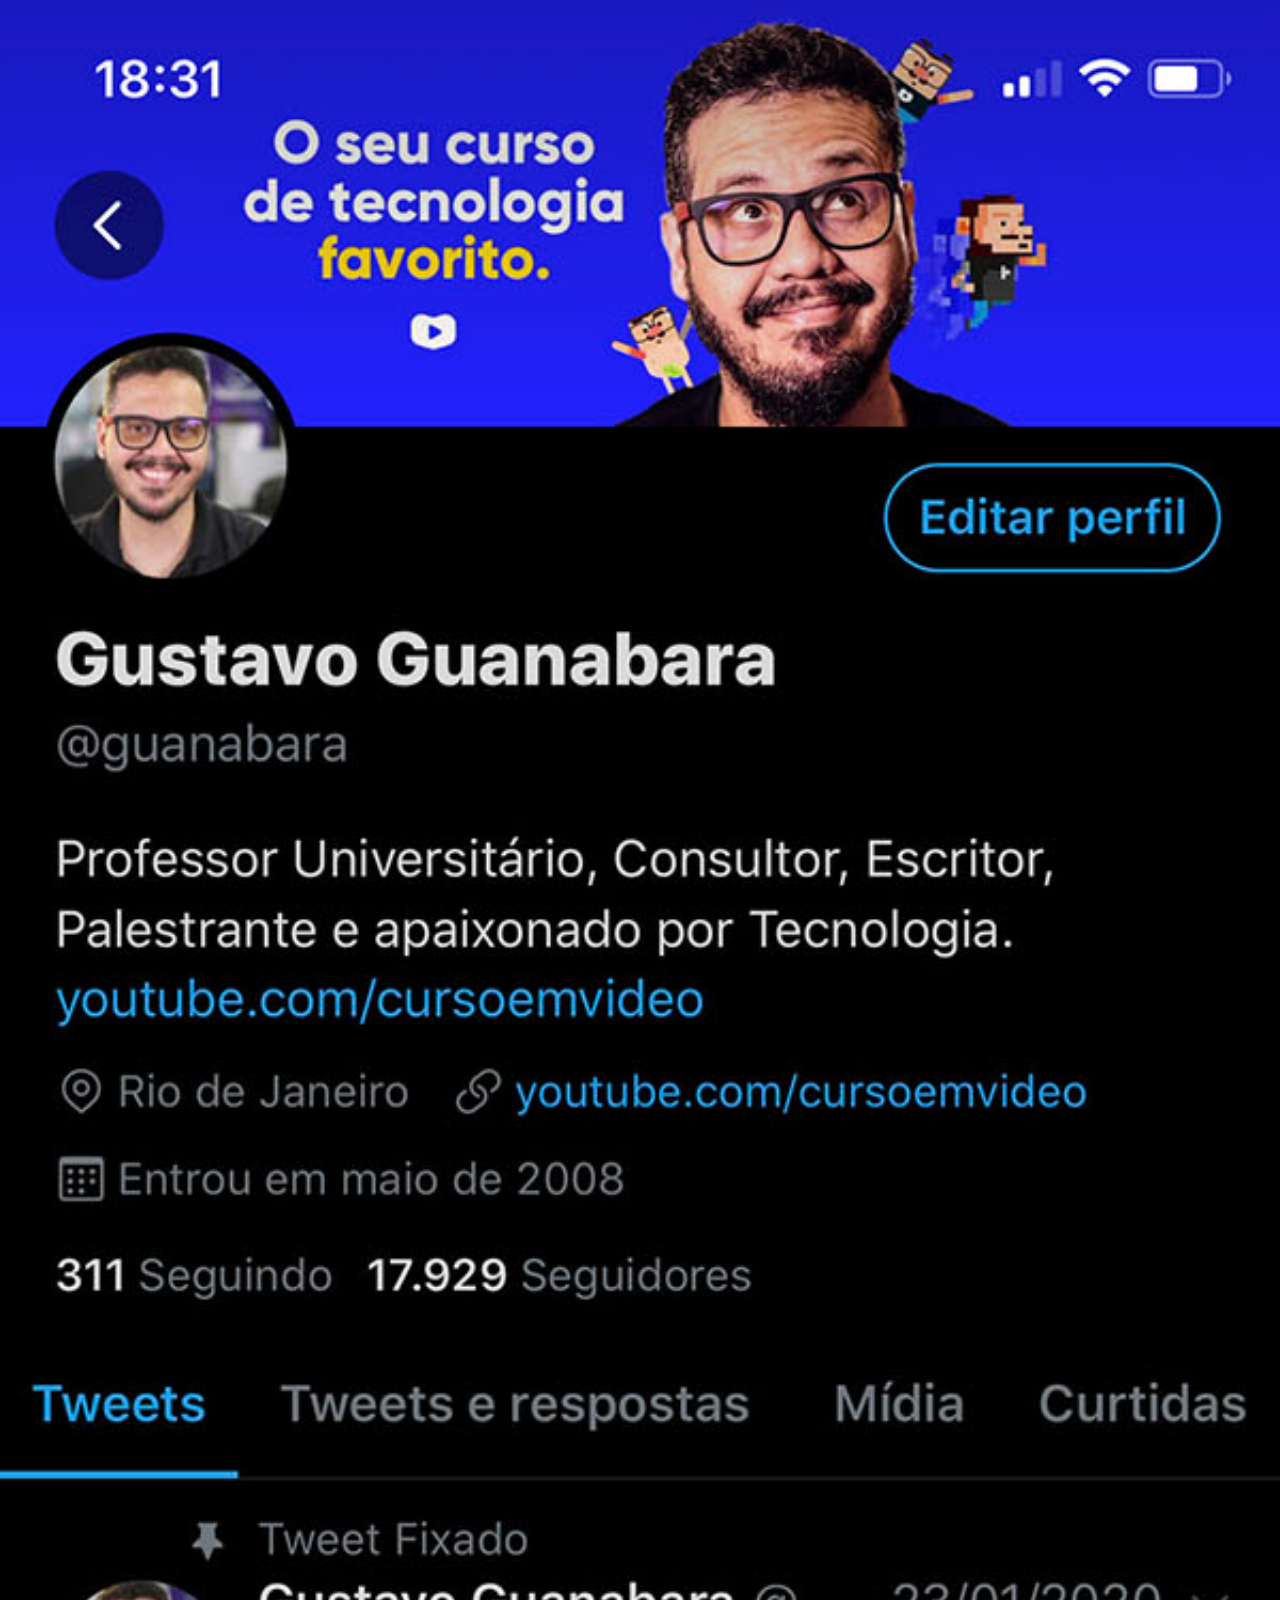
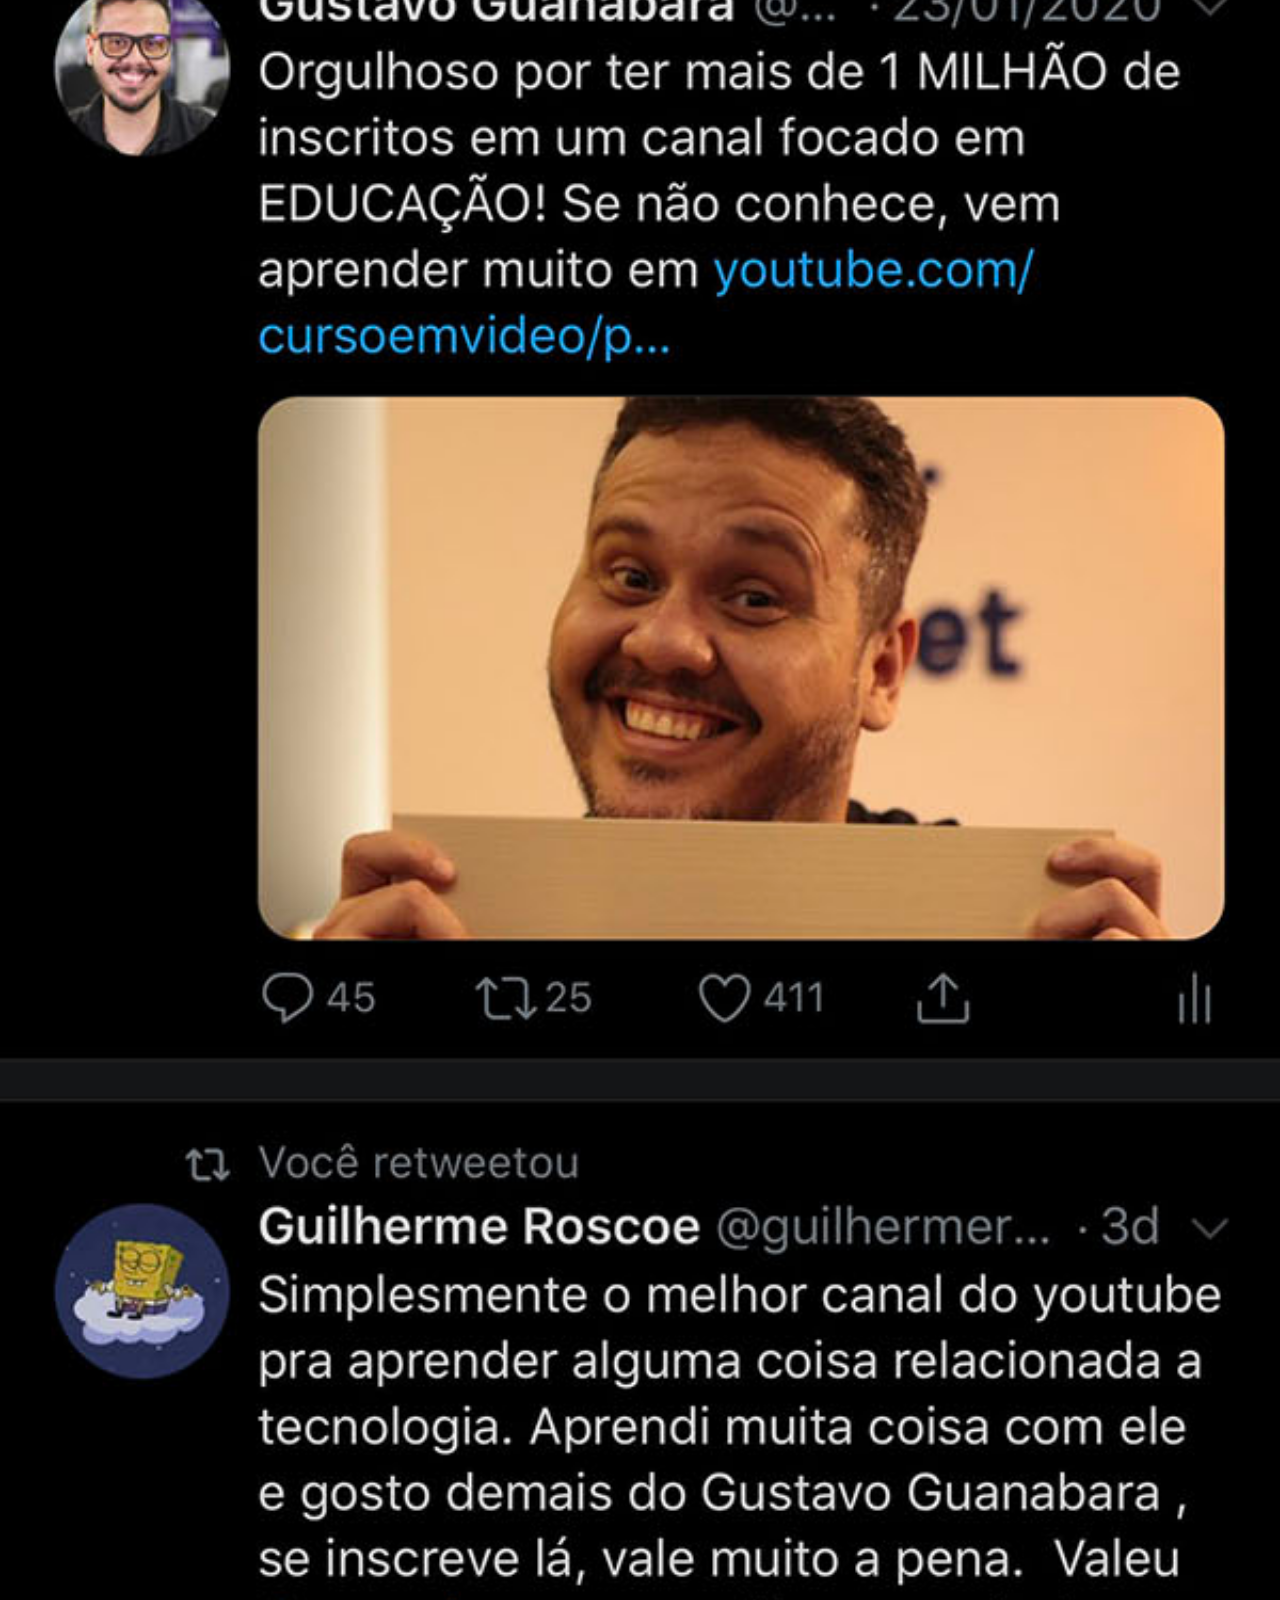
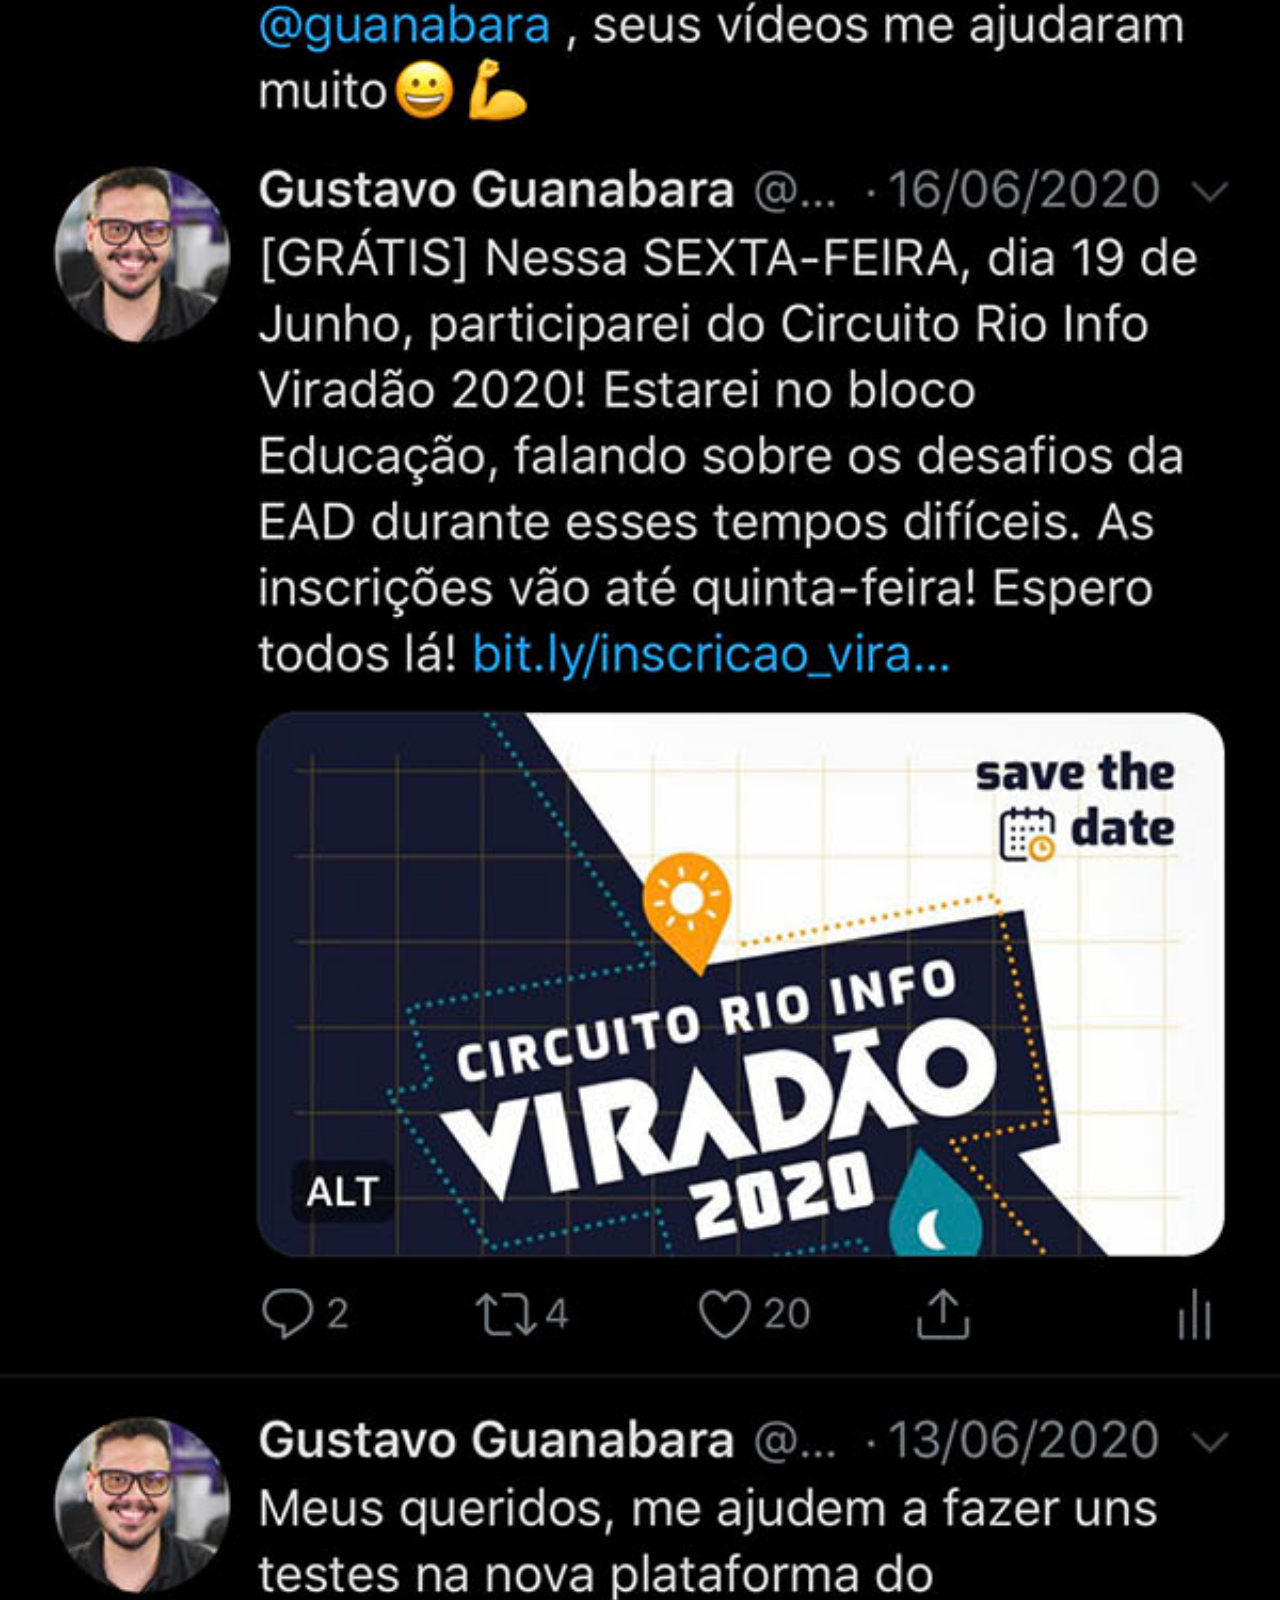
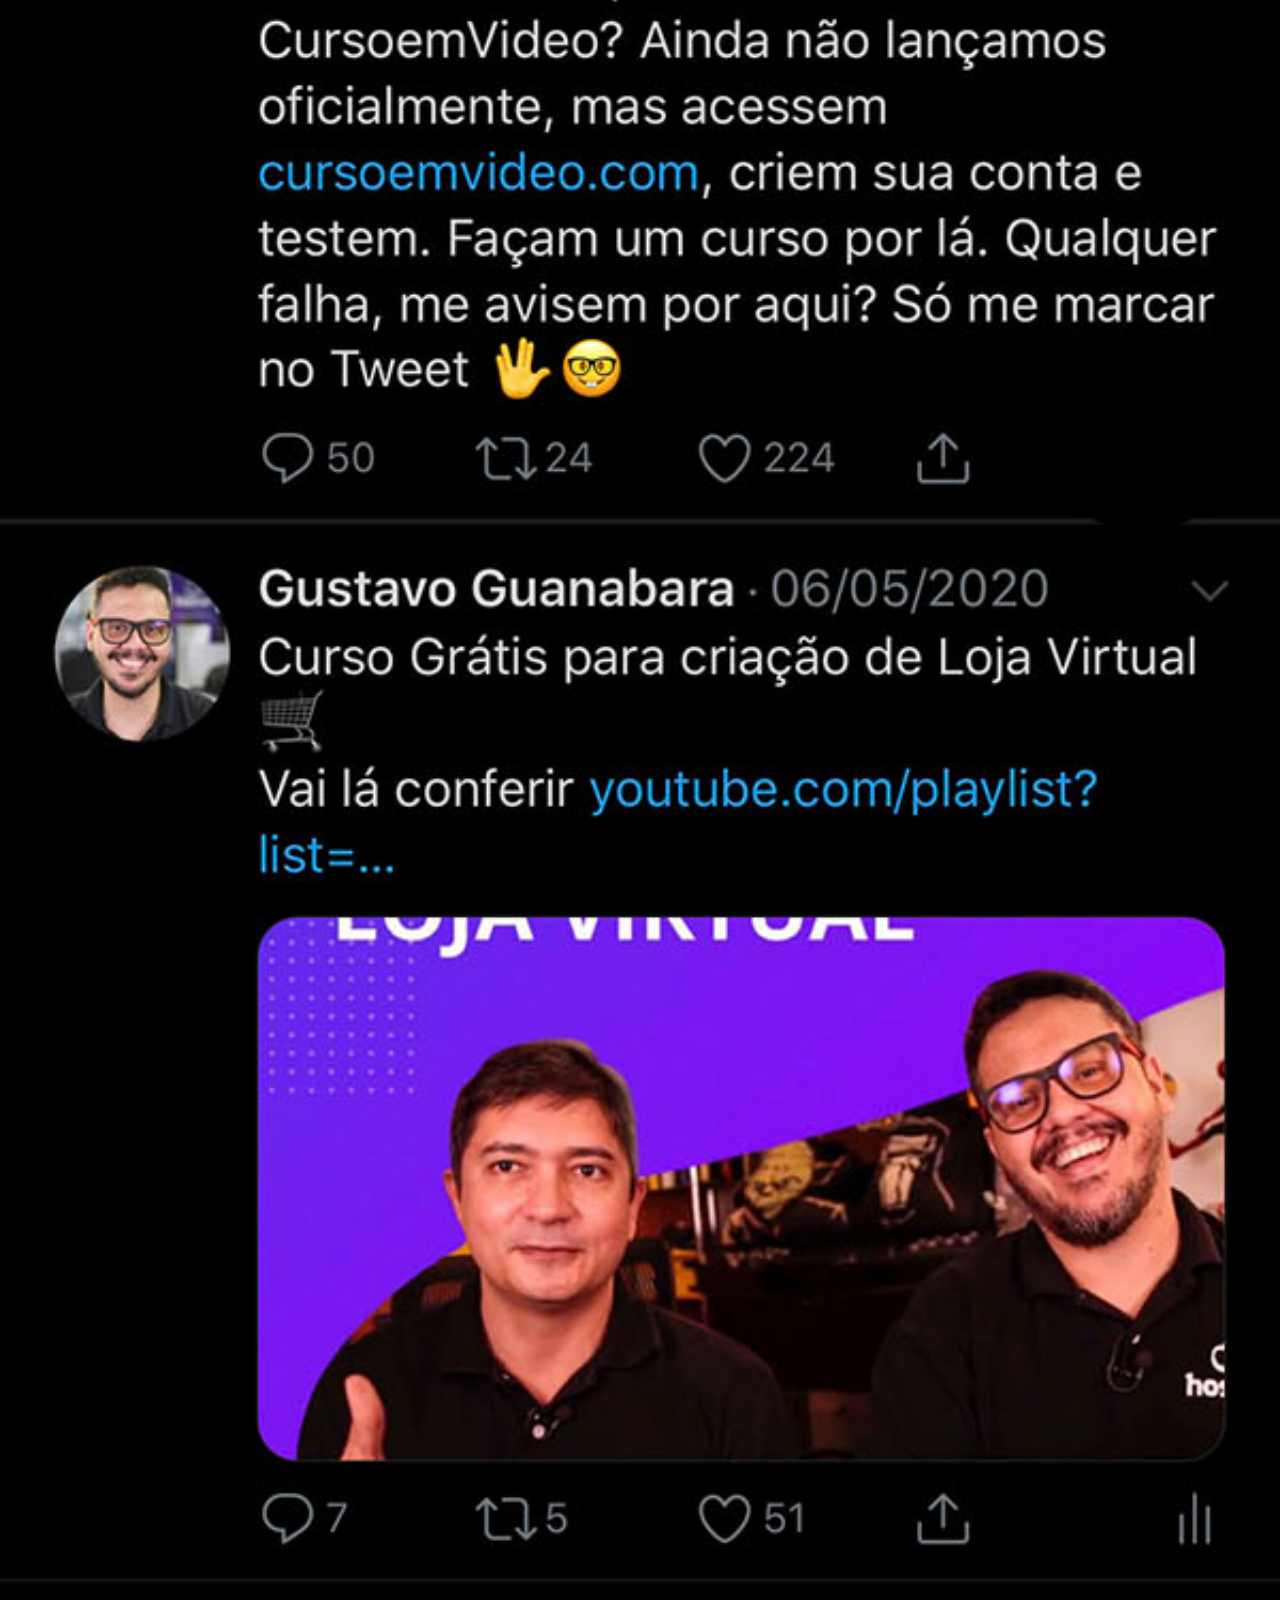
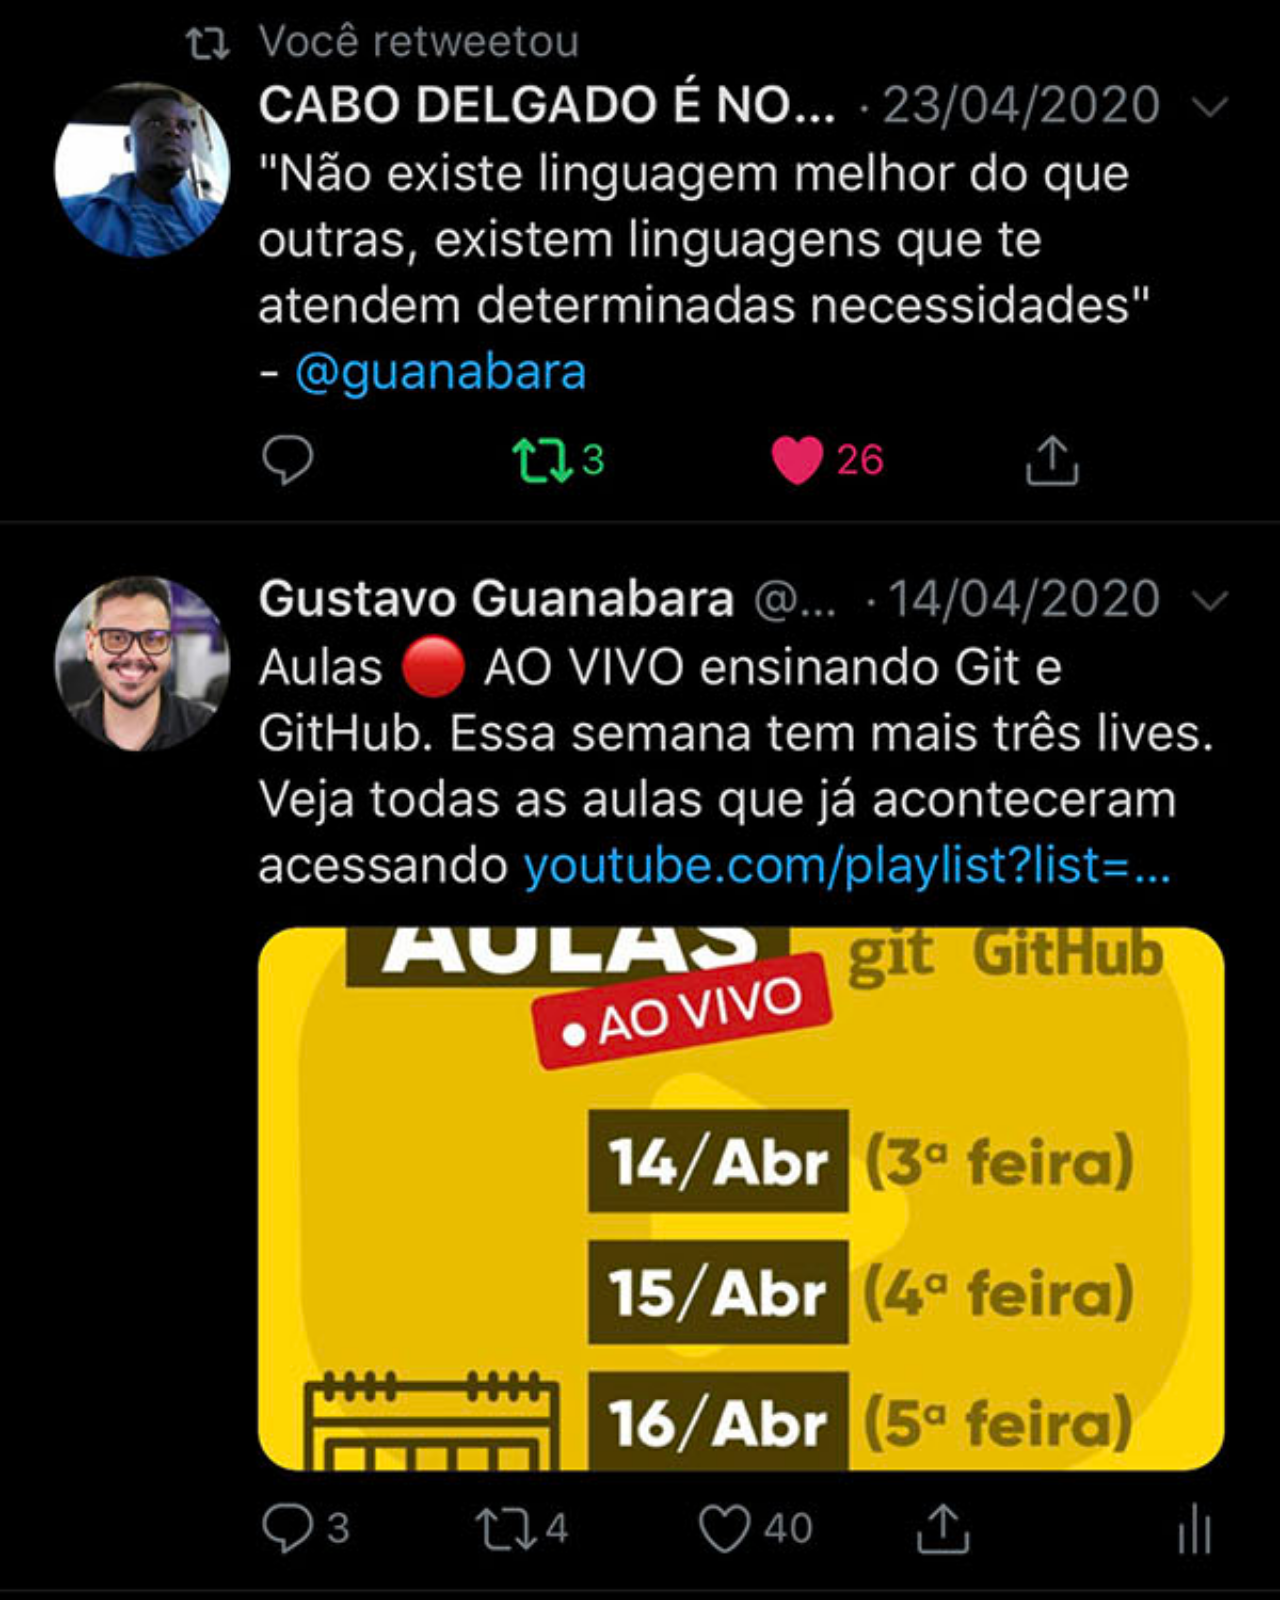
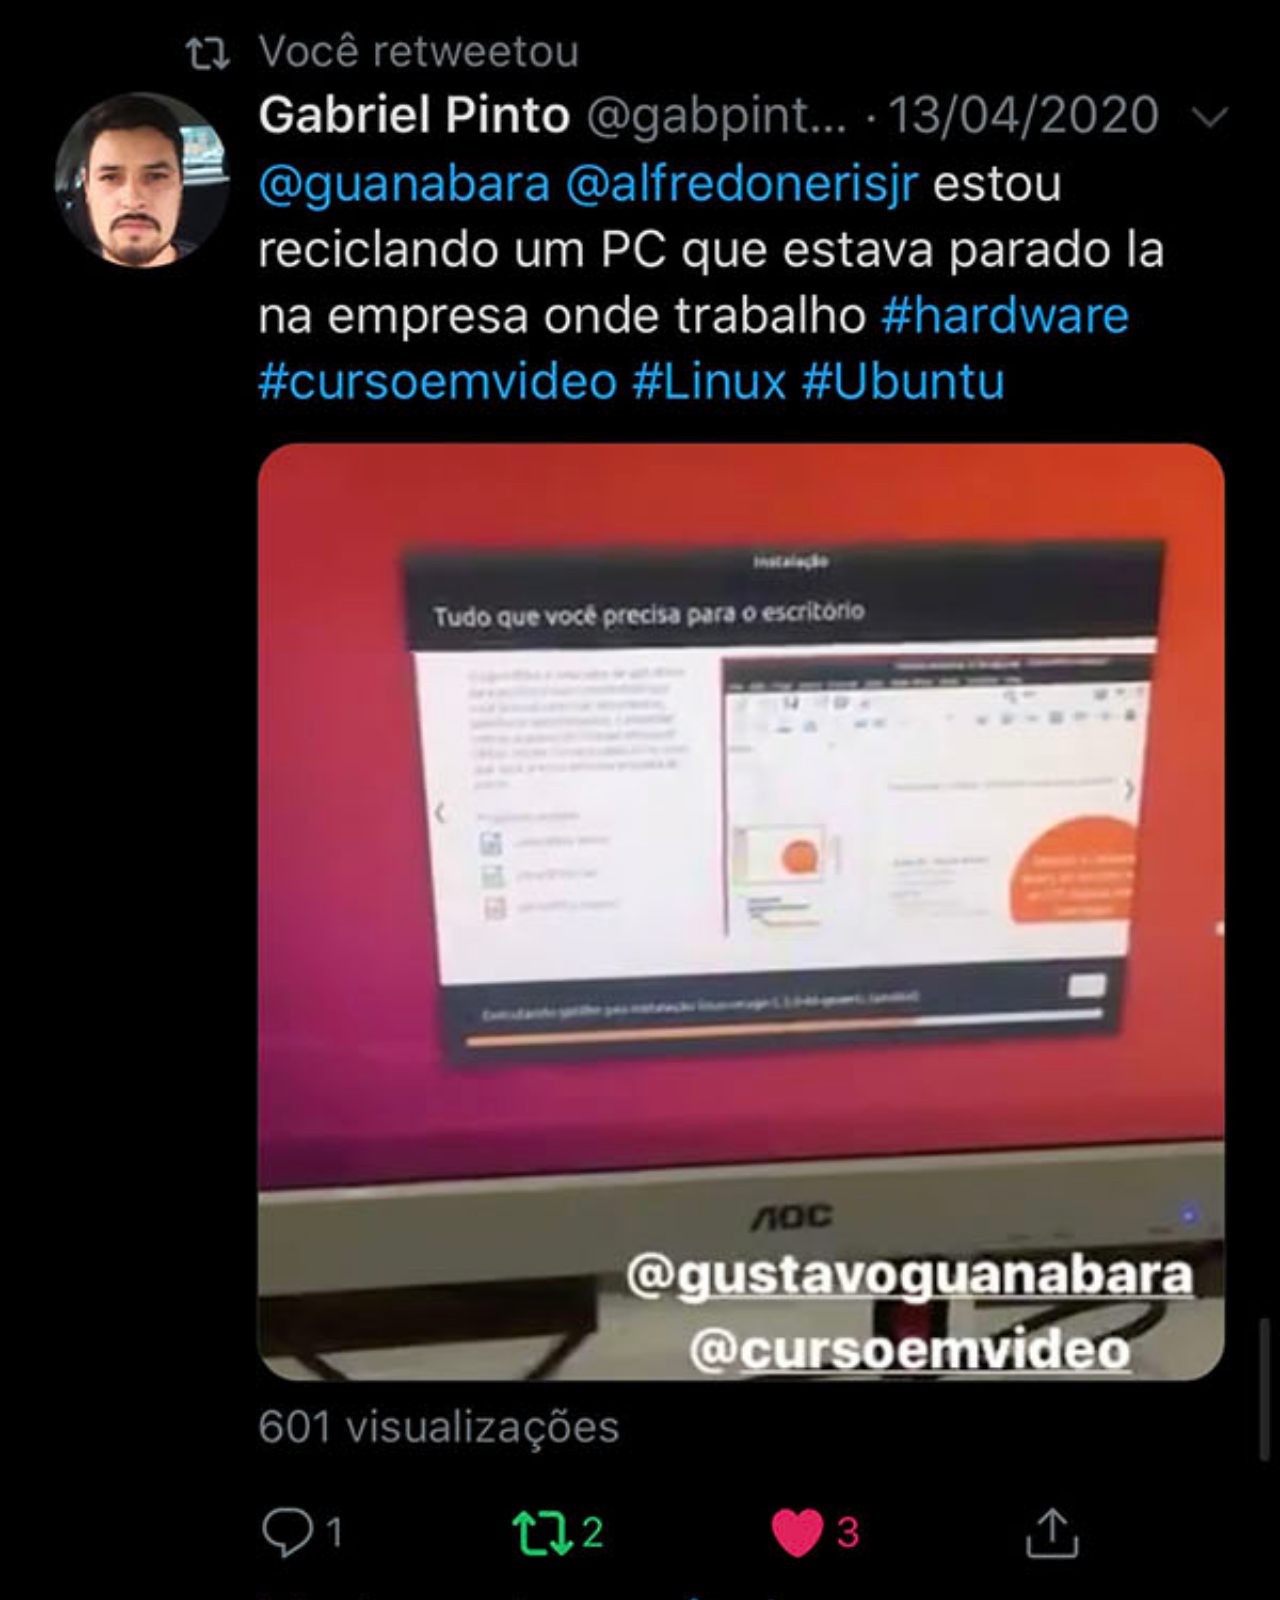
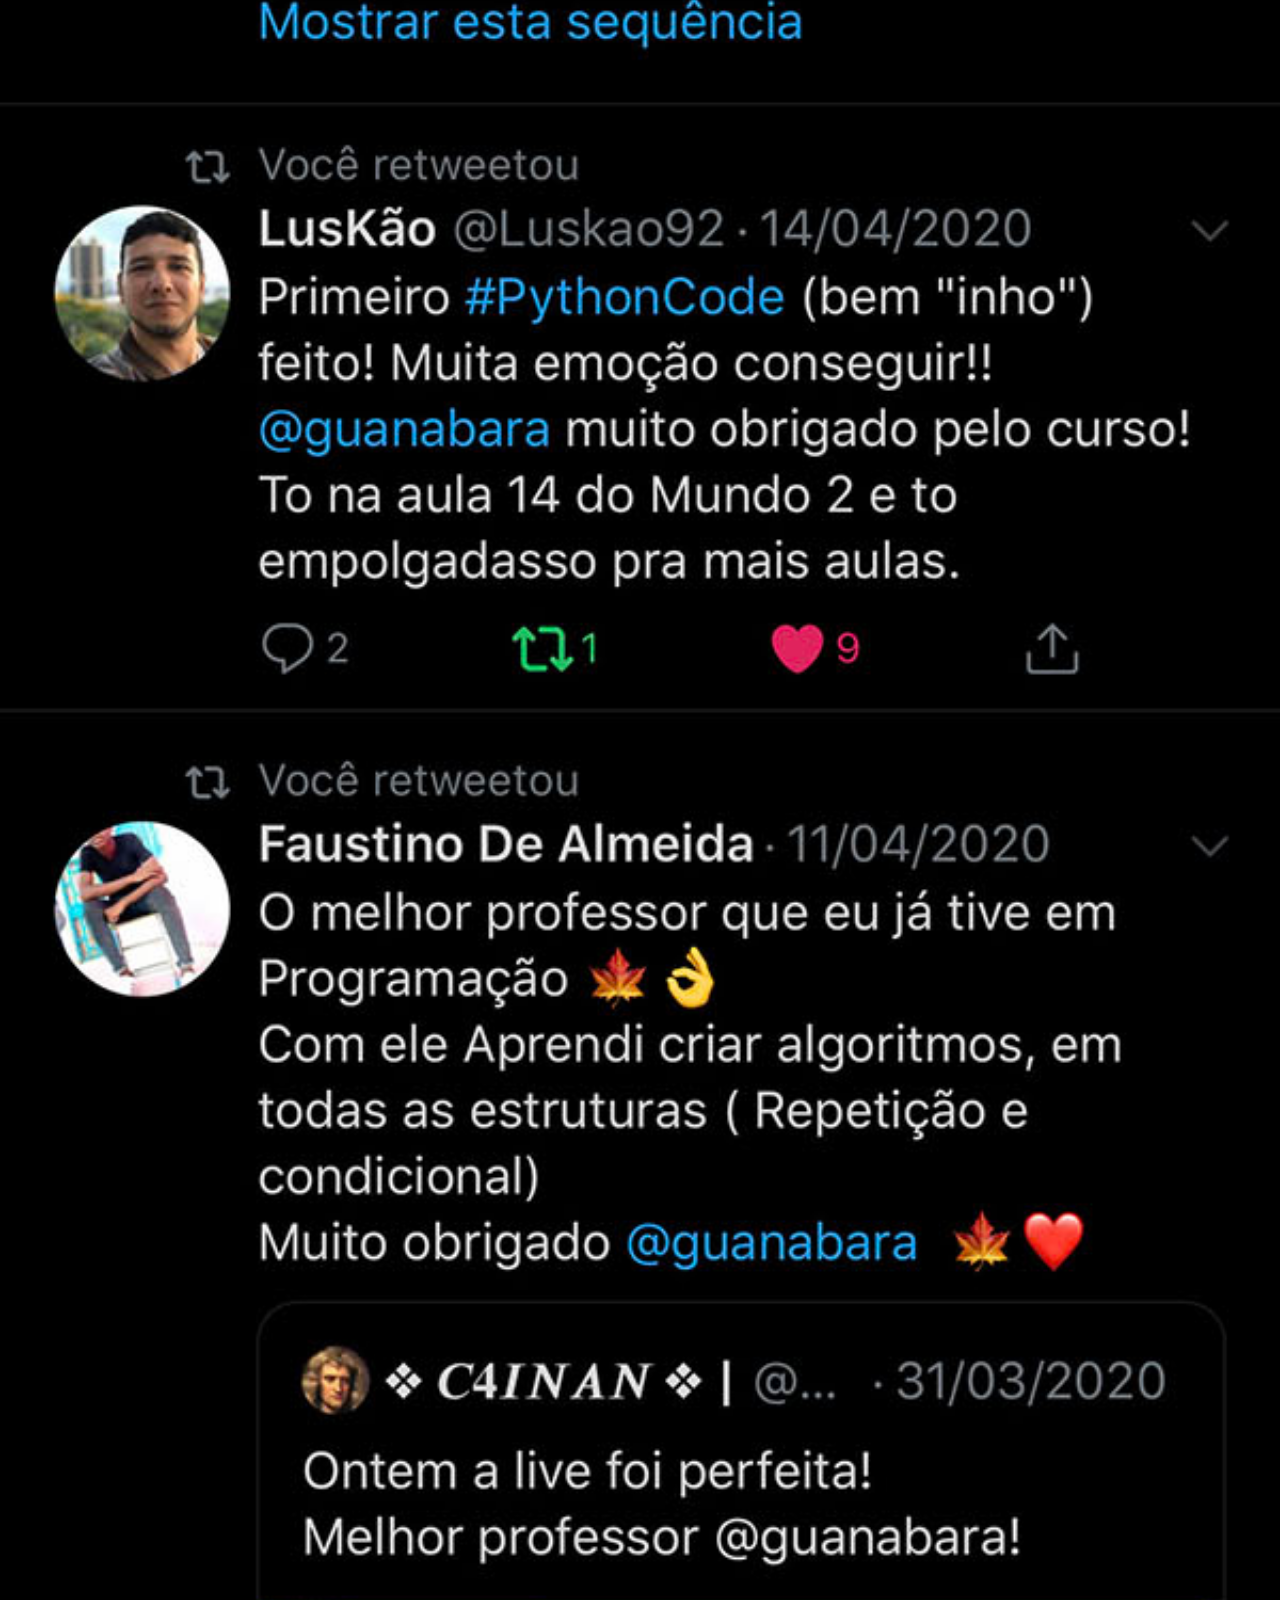
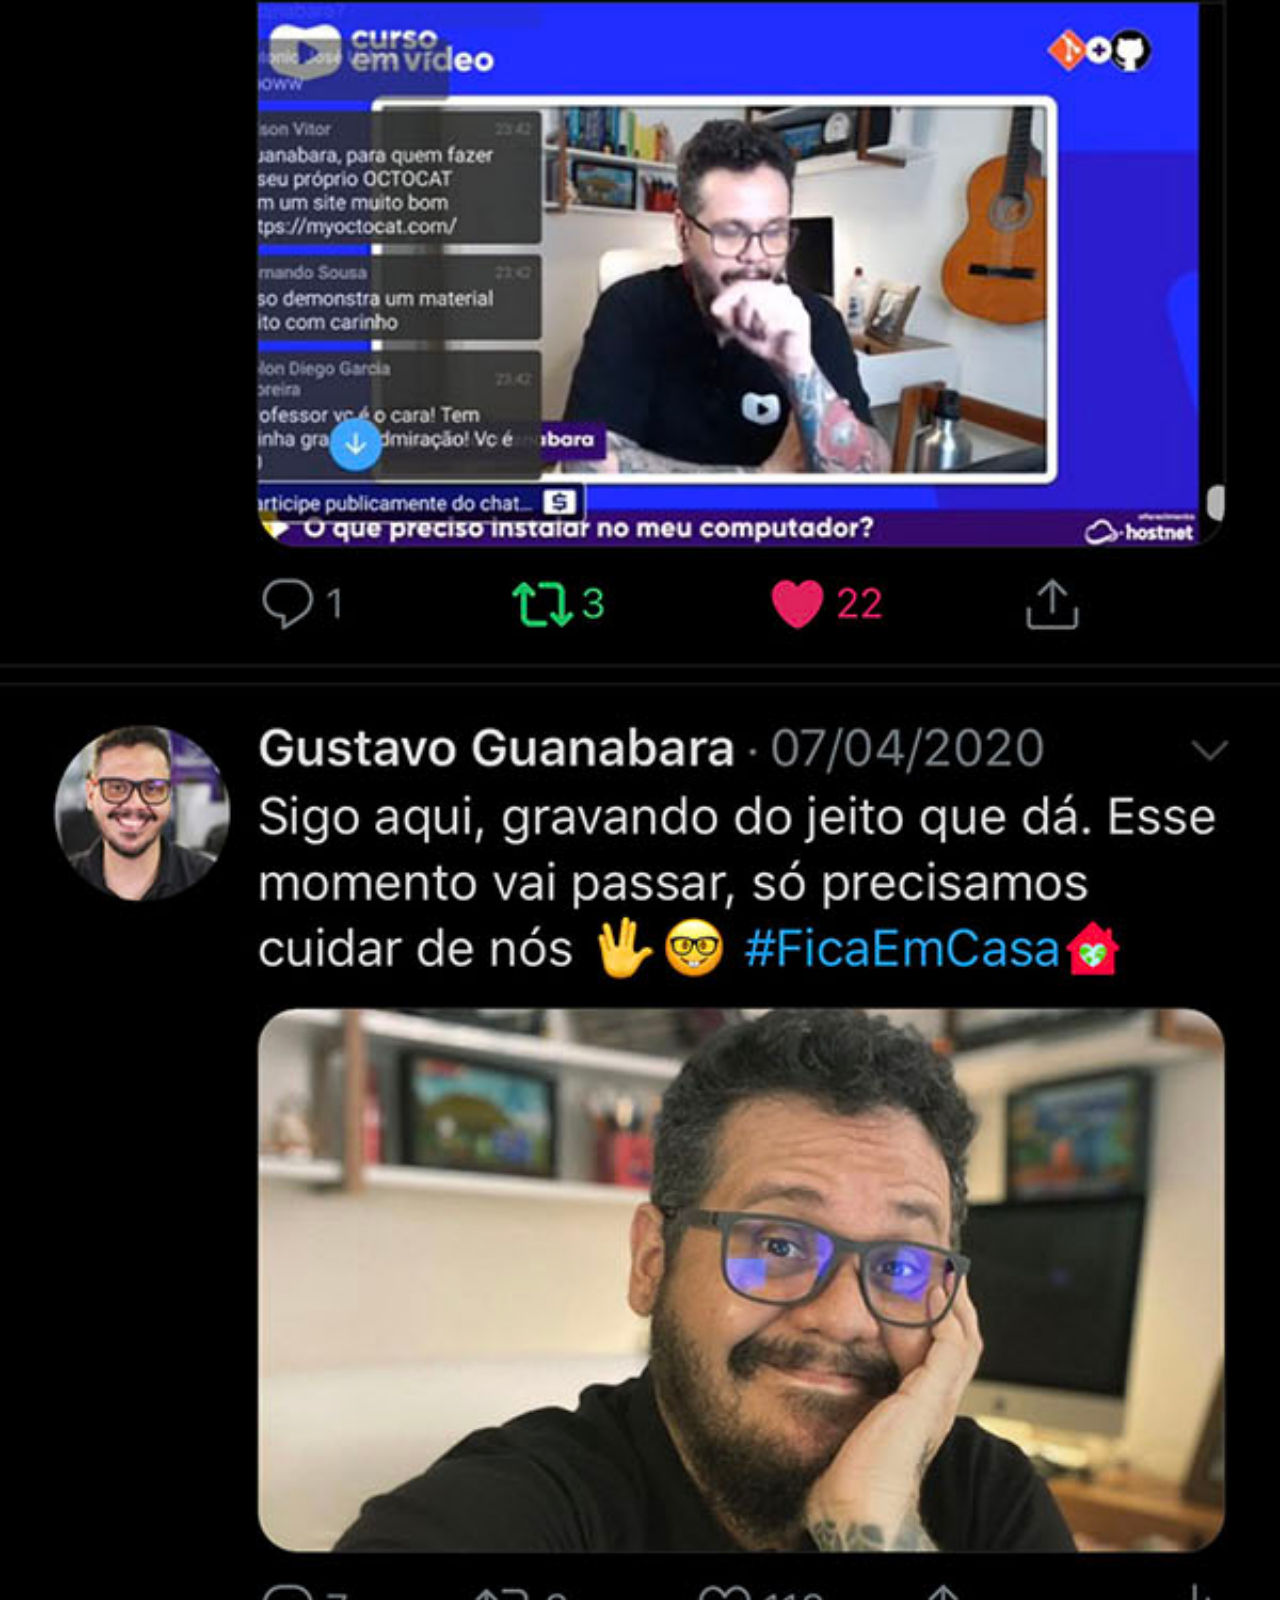
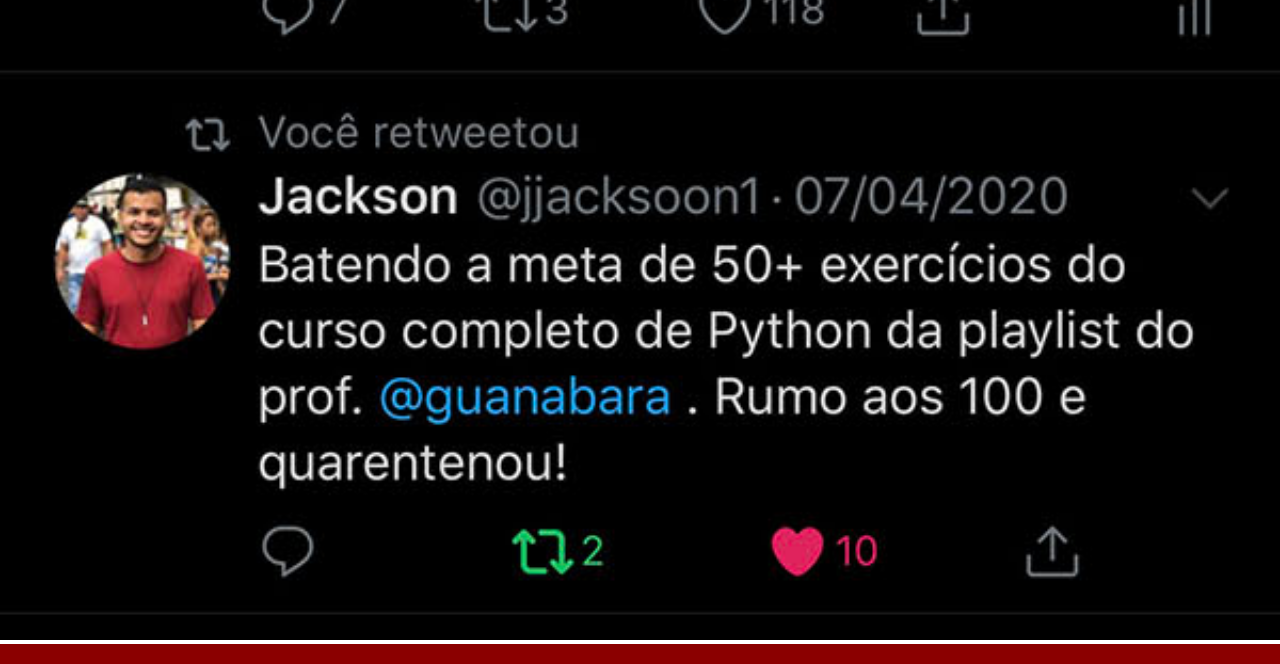
<file: twitter.html>
<!DOCTYPE html>
<html lang="pt-br">
<head>
    <meta charset="UTF-8">
    <meta http-equiv="X-UA-Compatible" content="IE=edge">
    <meta name="viewport" content="width=device-width, initial-scale=1.0">
    <title>Document</title>
    <link rel="stylesheet" href="estilos/social.css">
</head>
<body>
    <img src="imagens/tela-twitter.jpg" alt="Twitter">
    <a href=""></a>
</body>
</html>
</file>
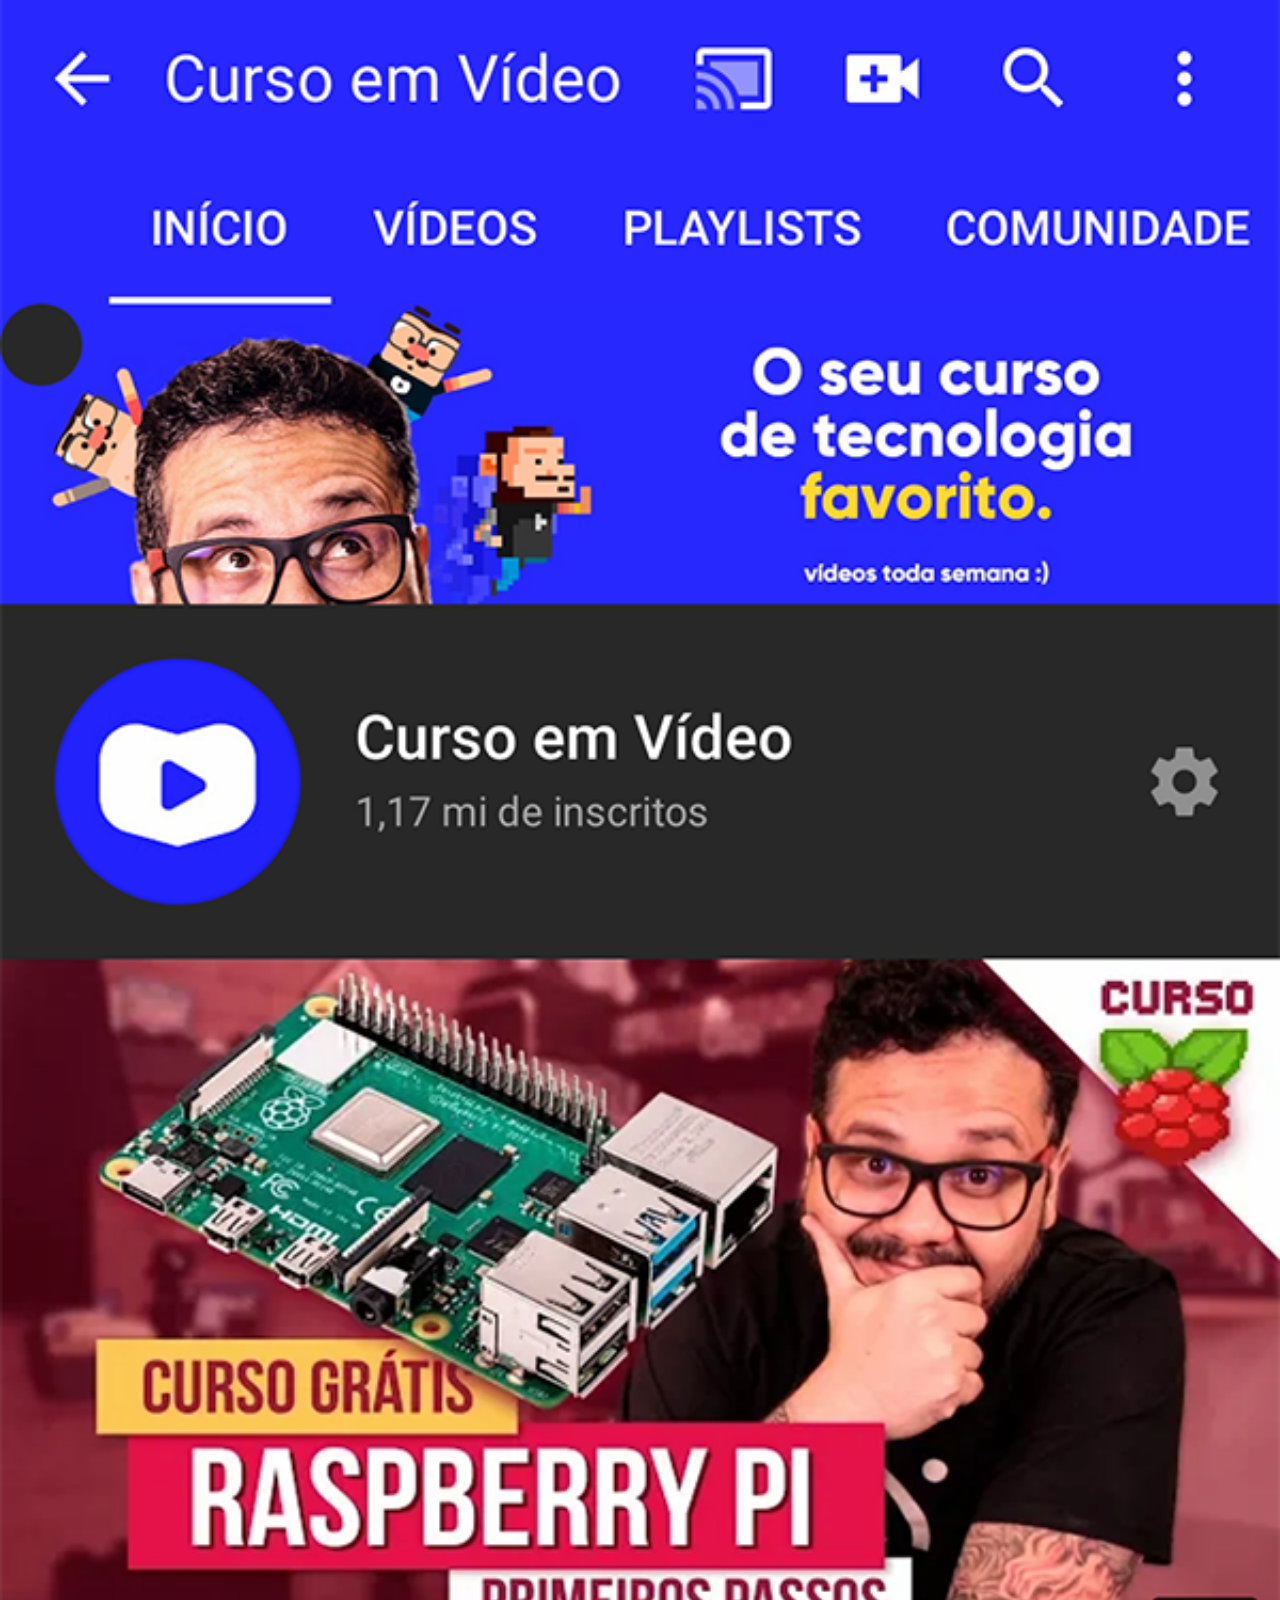
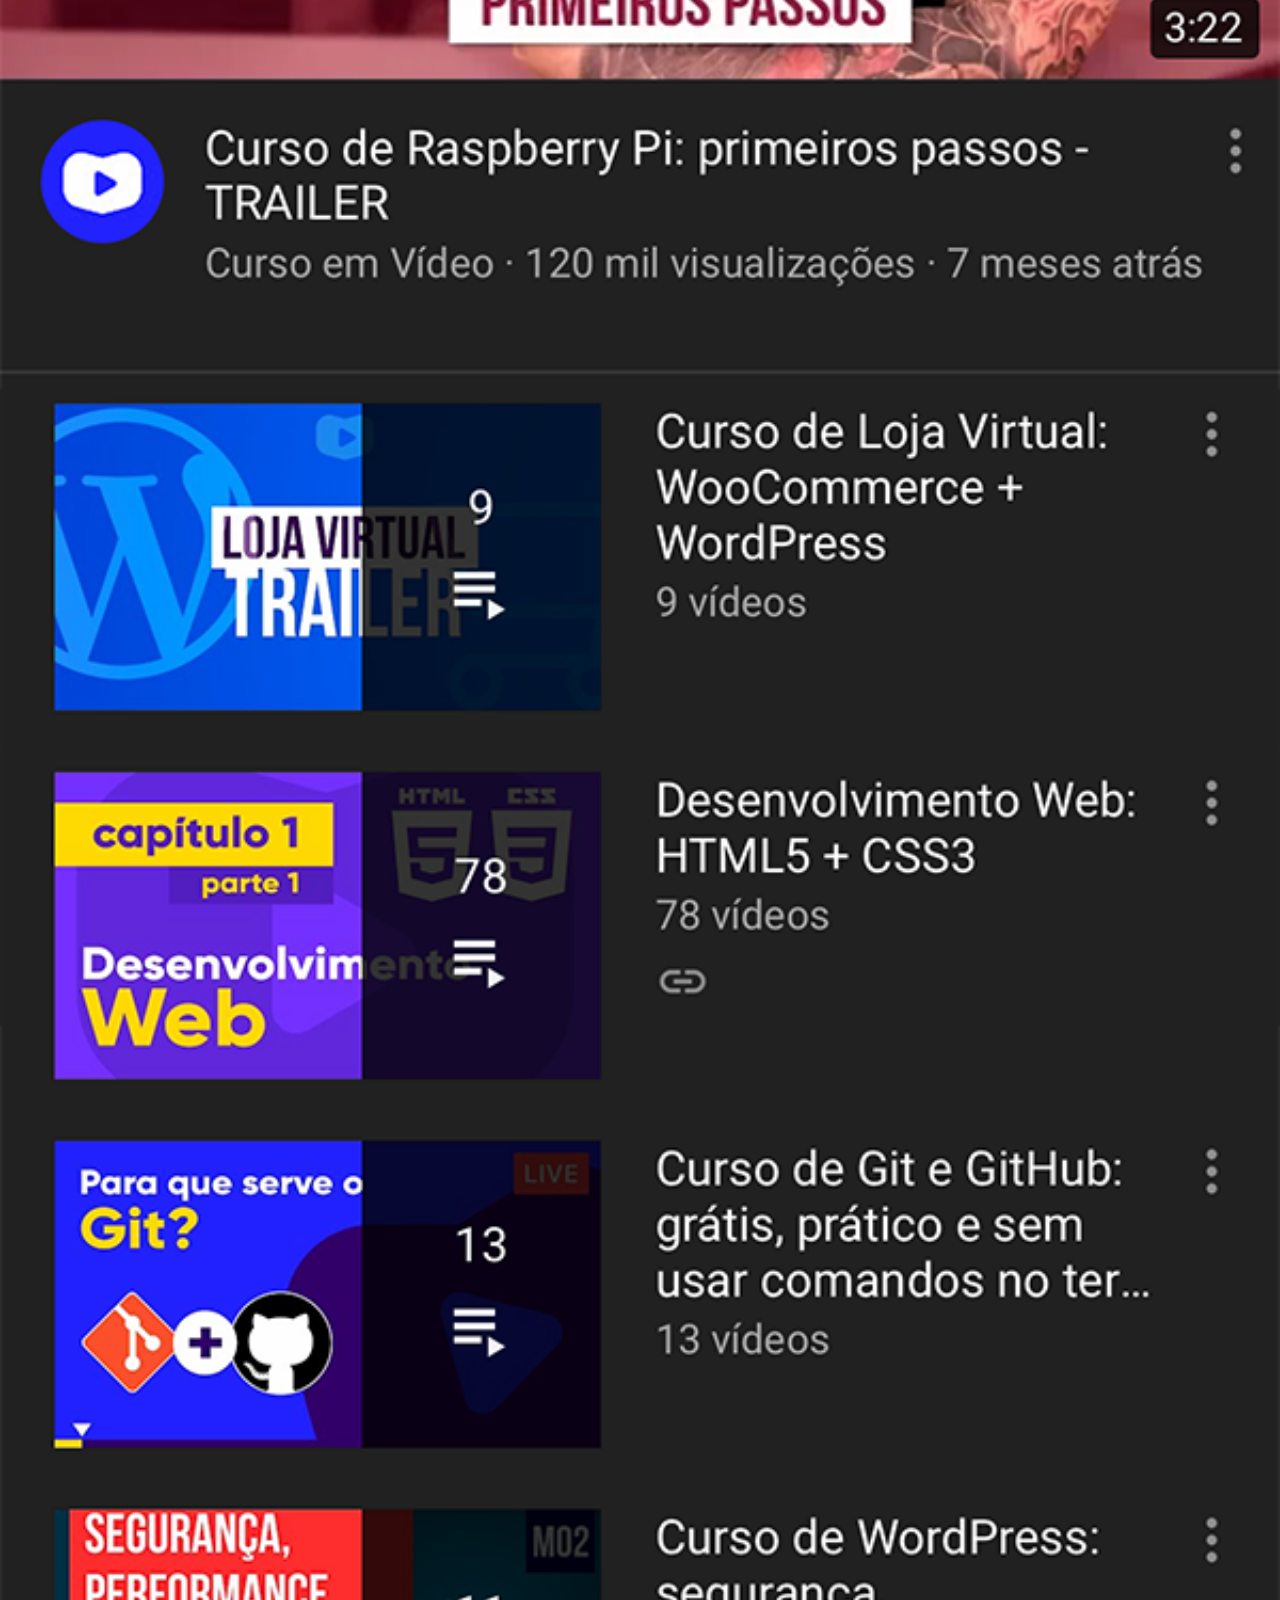
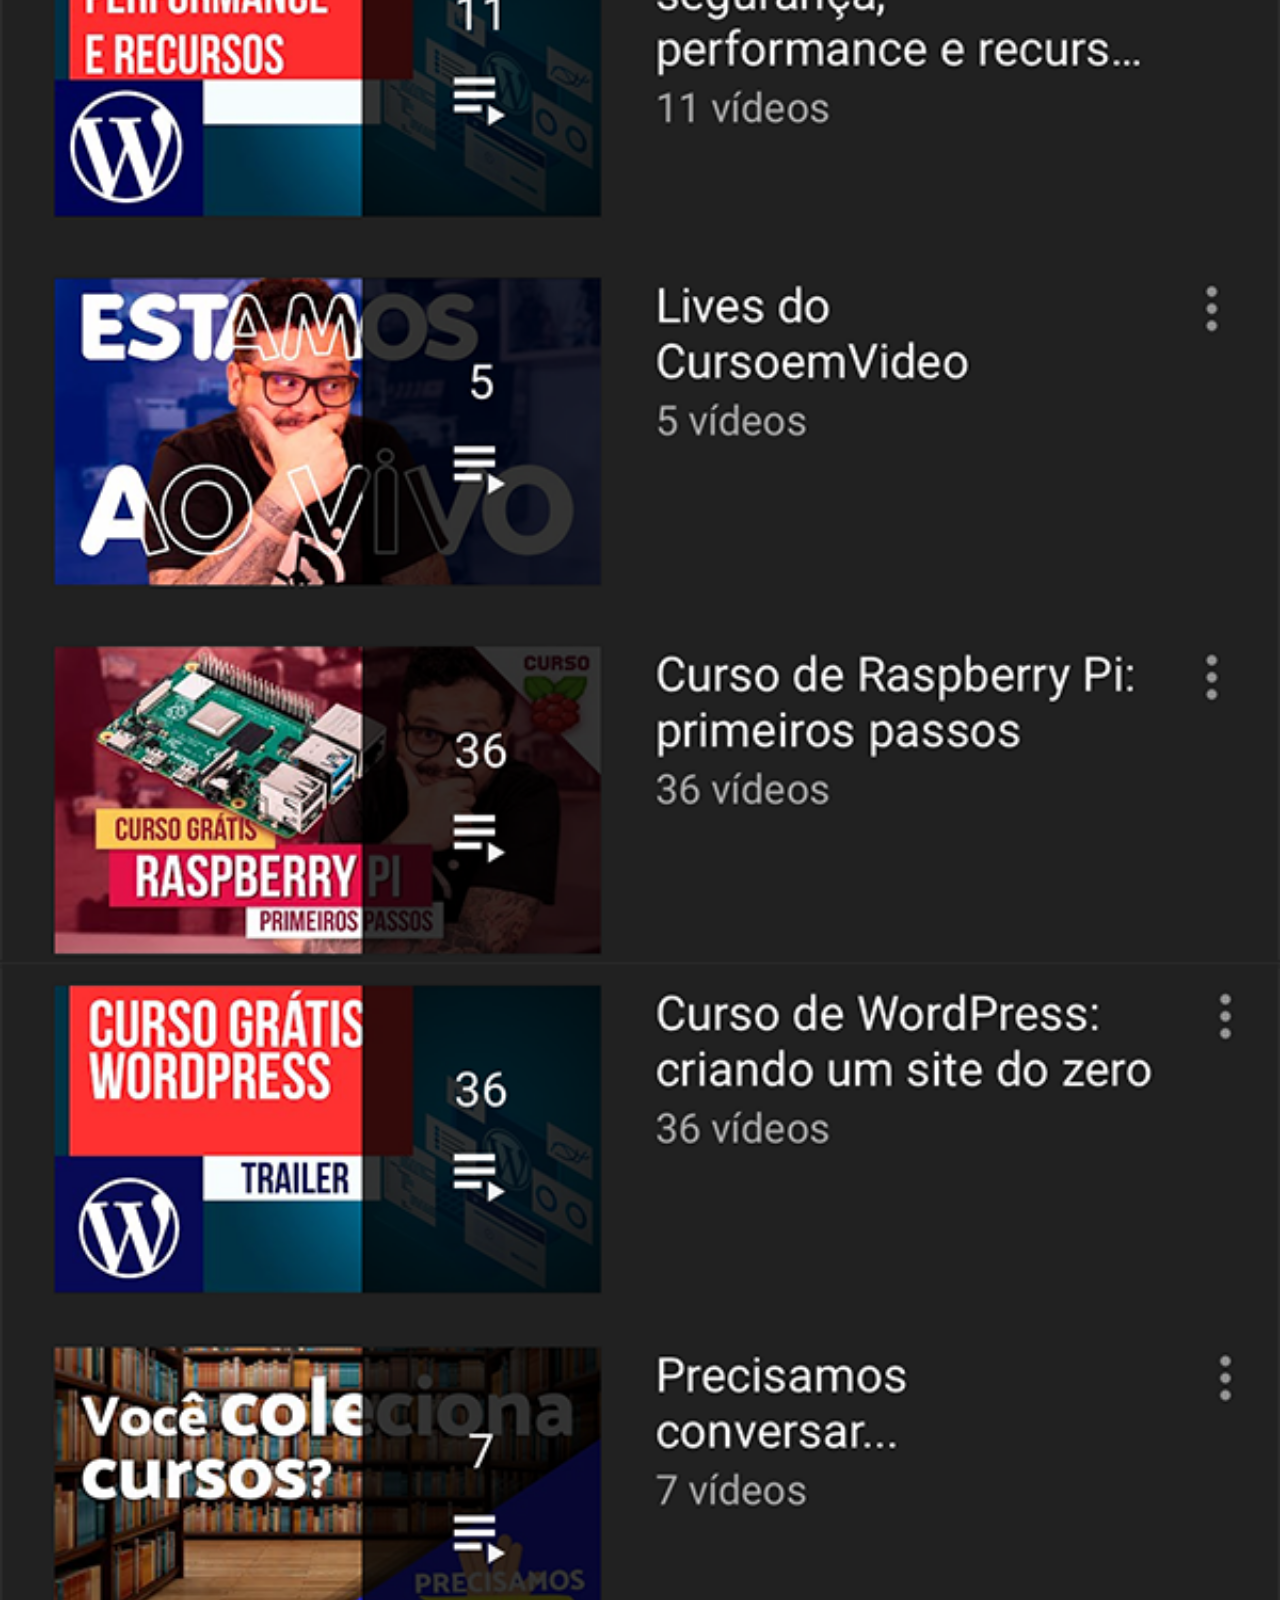
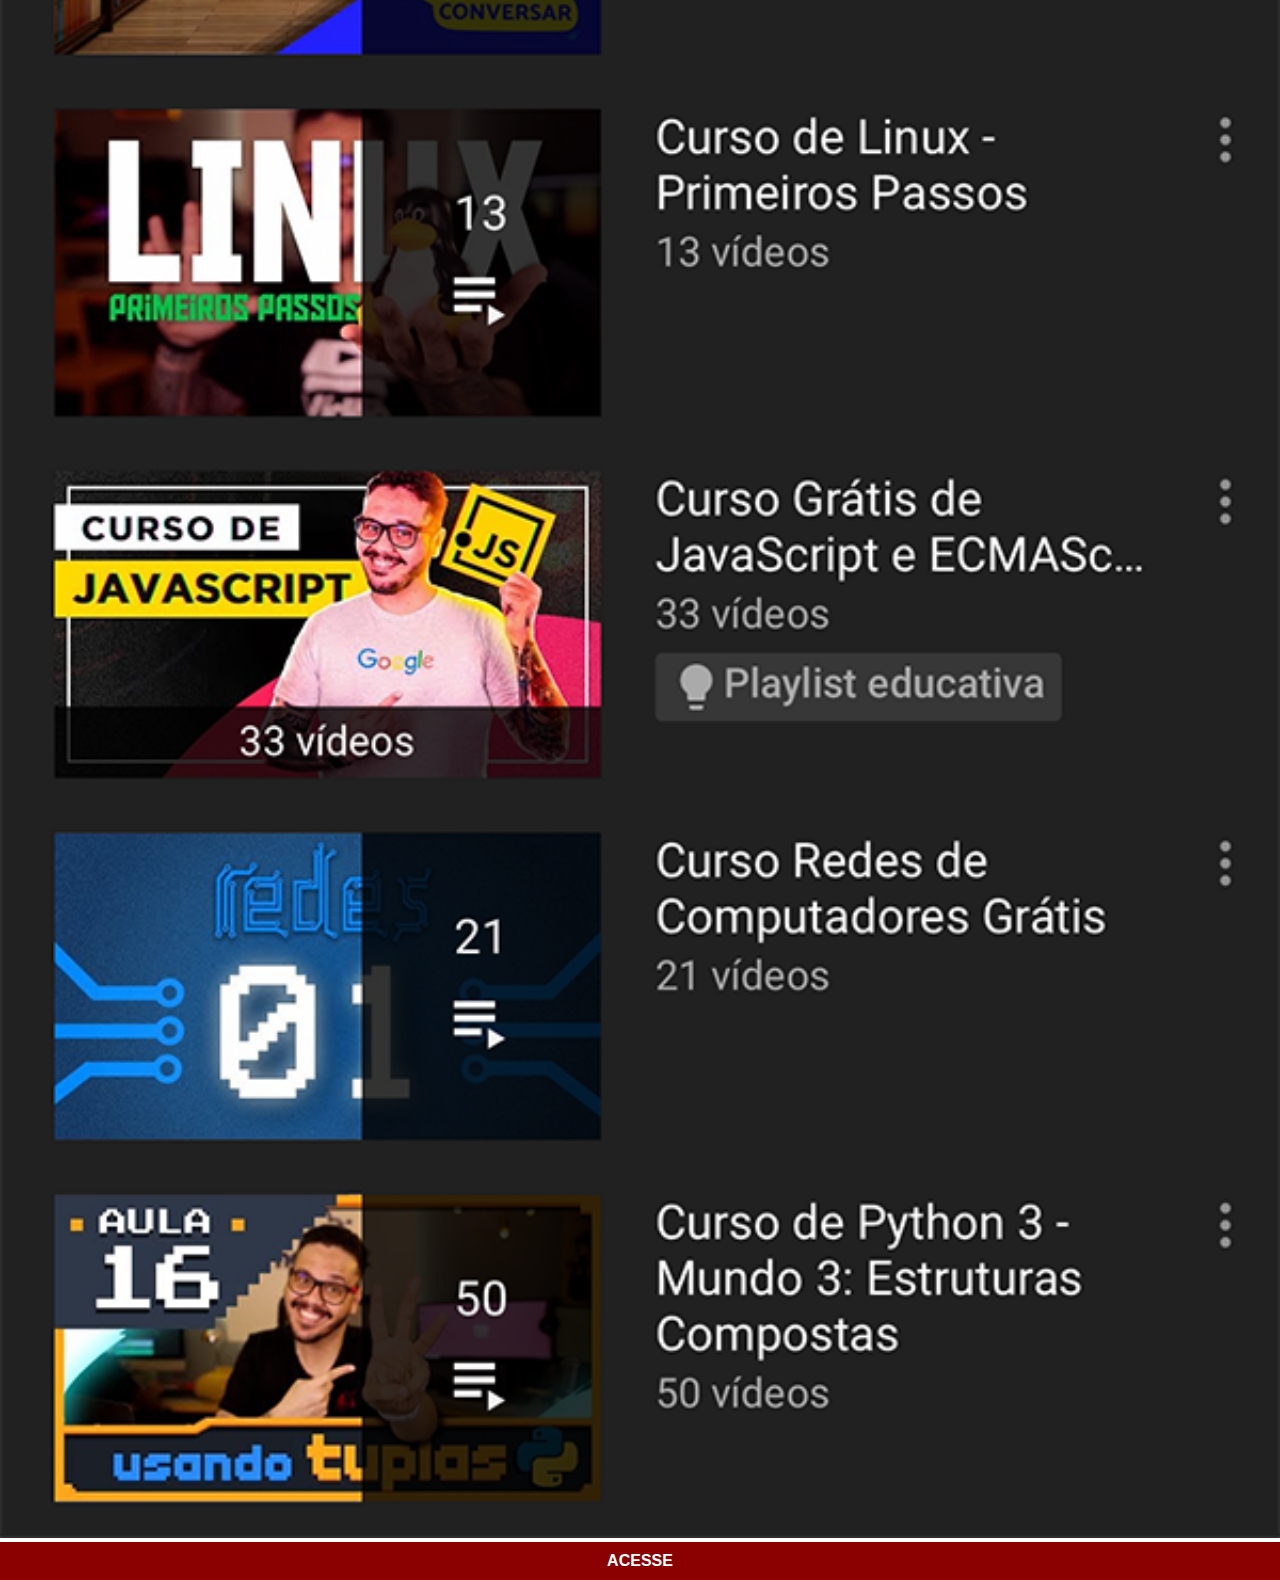
<file: youtube.html>
<!DOCTYPE html>
<html lang="pt-br">
<head>
    <meta charset="UTF-8">
    <meta http-equiv="X-UA-Compatible" content="IE=edge">
    <meta name="viewport" content="width=device-width, initial-scale=1.0">
    <title>YouTube</title>
    <link rel="stylesheet" href="estilos/social.css">
</head>

<body>
    <img src="imagens/tela-youtube.png" alt="YoyTube">
    <a href="https://www.youtube.com/@CursoemVideo" target="_blank"> ACESSE</a>
</body>
</html>
</file>
<file: estilos/style.css>
@charset "UTF-8";

*{
    margin: 0px;
    padding: 0px;
    font-family: Arial, Helvetica, sans-serif;
}

html, body{
    height: 100vh;
    width: 100vw;
}
body{
    background: url('../imagens/fundo-madeira.jpg') no-repeat top center;
    background-size: cover;

}
main{
    height: 100vh;
    position: relative;
    
}
section#telefone{
    height: 627px;
    width: 311px;
    position: absolute;
    top: 50%;
    left: 50%;
    transform: translate(-50%, -50%);
   
    background: url('../imagens/frame-iphone.png') no-repeat;
}
iframe#tela{
    width: 267px;
    height: 471px;
    position: relative;
    top: 80px;
    left: 22px;
}
section#redes{
    text-align: right;
}
section#redes img{
    width: 50px;
    height: 50px;
    margin: 10px;
    border-radius: 50%;
    box-shadow: 2px 0px 2px rgba(0, 0, 0, 0.425);
    box-sizing: border-box;
}
section#redes img:hover{
    border: 2px solid rgba(255, 255, 255, 0.726);
    transform: translate(-3px, -3px);
    box-shadow: 1px 2px 2px rgba(0, 0, 0, 0.534);
    transition: transform 0.3s;
}
</file>
<file: estilos/social.css>
@charset "UTF-8";

* {
    margin: 0px;
    padding: 0px;
    font-family: Arial, Helvetica, sans-serif;
}
body{
    width: 100vw;
    height: 100vh;
}
::-webkit-scrollbar{
    width: 0px;
    height: 0px;
}
img{width: 100vw;
    

}
a{
    background-color: darkred;
    display: block;
    text-align: center;
    color: white;
    text-decoration: none;
    padding: 10px;
    font-weight: bolder;
    

}
a:hover{
    text-decoration: underline;
}
</file>
